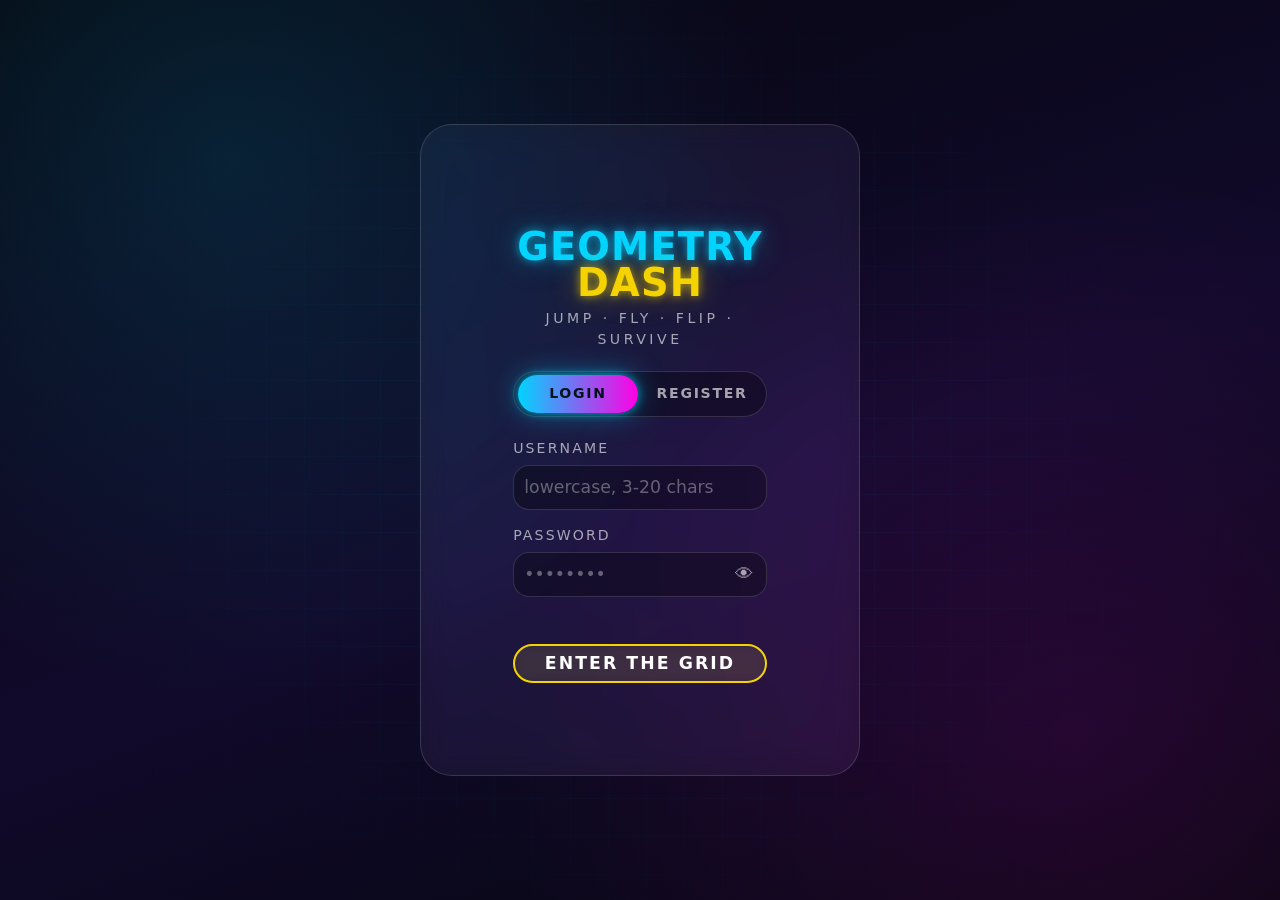
<file: index.html>
<!DOCTYPE html>
<html lang="en">
<head>
<meta charset="UTF-8">
<meta name="viewport" content="width=device-width, initial-scale=1.0, viewport-fit=cover">
<meta name="theme-color" content="#06060f">
<title>Geometry Dash</title>
<link rel="icon" href="data:image/svg+xml,%3Csvg xmlns='http://www.w3.org/2000/svg' viewBox='0 0 100 100'%3E%3Crect x='16' y='16' width='68' height='68' rx='14' fill='%2300d4ff'/%3E%3Crect x='33' y='33' width='34' height='34' rx='7' fill='%23f5d300'/%3E%3C/svg%3E">
<link rel="stylesheet" href="theme.css">
<style>
  body{background:radial-gradient(circle at 18% 18%,rgba(0,212,255,.13),transparent 42%),radial-gradient(circle at 84% 82%,rgba(255,0,228,.11),transparent 44%),linear-gradient(160deg,#06060f,#110a2b 55%,#06060f)}
  body::after{content:"";position:fixed;inset:0;z-index:-1;pointer-events:none;background-image:linear-gradient(rgba(0,212,255,.04) 1px,transparent 1px),linear-gradient(90deg,rgba(0,212,255,.04) 1px,transparent 1px);background-size:38px 38px;-webkit-mask-image:radial-gradient(circle at center,#000 16%,transparent 78%);mask-image:radial-gradient(circle at center,#000 16%,transparent 78%)}
  .panel{width:min(92%,440px);padding:9% 8% 8%}
  .panel .brand{margin-bottom:2.5%}
  .tagline{margin-bottom:8%}
  .tabs{display:flex;gap:1.5%;margin-bottom:8%;background:rgba(0,0,0,.32);border-radius:999px;padding:1.4%;border:1px solid var(--glass-border)}
  .tab{flex:1;text-align:center;padding:3.4% 0;border-radius:999px;cursor:pointer;font-weight:800;letter-spacing:.12em;text-transform:uppercase;font-size:var(--fs-small);color:var(--text-dim);transition:.25s;user-select:none}
  .tab.active{background:linear-gradient(90deg,var(--cyan),var(--pink));color:#04121a;box-shadow:var(--glow-cyan)}
  .msg{min-height:1.4em;text-align:center;font-size:var(--fs-small);letter-spacing:.06em;margin:4% 0 5%;transition:.25s}
  .msg.err{color:var(--red);text-shadow:0 0 12px rgba(255,56,96,.6)}
  .msg.ok{color:var(--green);text-shadow:0 0 12px rgba(0,255,157,.5)}
  /* boot overlay */
  #boot{position:fixed;inset:0;z-index:2000;display:flex;flex-direction:column;align-items:center;justify-content:center;text-align:center;padding:6%;background:radial-gradient(circle at center,#1a0533 0%,#06060f 100%)}
  #boot .spin{width:54px;height:54px;margin-bottom:5%;border:3px solid rgba(0,212,255,.2);border-top-color:var(--cyan);border-radius:50%;animation:sp 0.8s linear infinite;box-shadow:0 0 20px rgba(0,212,255,.4)}
  @keyframes sp{to{transform:rotate(360deg)}}
  #boot .bt{font-weight:800;letter-spacing:.22em;text-transform:uppercase;color:#fff;text-shadow:0 0 12px var(--cyan);margin-bottom:2%}
  #boot .bs{color:var(--text-dim);font-size:var(--fs-small);min-height:1.4em}
  .pw-wrap{position:relative}
  .pw-wrap .input{padding-right:14%}
  .eye{position:absolute;right:3%;top:50%;transform:translateY(-50%);background:none;border:none;cursor:pointer;color:var(--text-dim);font-size:1.15rem;padding:6px}
  .input,.modal-box input{-webkit-user-select:text!important;user-select:text!important}
  .hide{display:none!important}
</style>
</head>
<body>
  <!-- BOOT -->
  <div id="boot">
    <div class="spin"></div>
    <div class="bt">GEOMETRY DASH</div>
    <div class="bs" id="bootStep">Starting&#8230;</div>
  </div>

  <!-- AUTH -->
  <main class="stage hide" id="auth">
    <section class="card panel reveal">
      <h1 class="brand"><span class="a">GEOMETRY</span> <span class="b">DASH</span></h1>
      <p class="subtitle tagline">Jump &#183; Fly &#183; Flip &#183; Survive</p>
      <div class="tabs"><div class="tab active" data-mode="login">Login</div><div class="tab" data-mode="register">Register</div></div>
      <form id="authForm" autocomplete="off" novalidate>
        <div class="field"><label for="u">Username</label><input class="input" id="u" type="text" placeholder="lowercase, 3-20 chars" autocomplete="username" required></div>
        <div class="field"><label for="p">Password</label><div class="pw-wrap"><input class="input" id="p" type="password" placeholder="&#8226;&#8226;&#8226;&#8226;&#8226;&#8226;&#8226;&#8226;" autocomplete="current-password" required><button type="button" class="eye" id="eyeP">&#128065;</button></div></div>
        <div class="msg" id="msg"></div>
        <button class="btn btn--gold btn--block" id="go" type="submit">Enter the Grid</button>
      </form>
    </section>
  </main>

  <script src="app.js"></script>
  <script>
  (function(){
    'use strict';
    document.addEventListener('click',function(e){var t=e.target;if(t&&(t.tagName==='INPUT'||t.tagName==='TEXTAREA')){try{t.focus();}catch(_){}}},true);
    const boot=document.getElementById('boot'), bootStep=document.getElementById('bootStep');
    const auth=document.getElementById('auth'), msg=document.getElementById('msg'), go=document.getElementById('go');
    let mode='login';
    document.getElementById('eyeP').addEventListener('click',()=>{const p=document.getElementById('p');p.type=p.type==='password'?'text':'password';});
    function step(t){bootStep.textContent=t;}
    function showAuth(){boot.classList.add('hide');auth.classList.remove('hide');}

    /* ---- smart local/cloud sync (the cross-device fix, client side) ---- */
    async function bootSync(cloudScores){
      try{
        step('Syncing your progress&#8230;');
        const local=await GD.readLocalSave();      // device's idbfs save (or null)
        let merged=cloudScores;
        if(local){ merged=GD.mergeScores(cloudScores, local.obj);
          // write merged back to device if it changed (uses the real binary template -> safe)
          if(GD.canon(merged)!==GD.canon(local.obj)){ local.obj=merged; await GD.writeLocalSave(local); }
        }
        // push merged up if it advanced beyond cloud (server also merges -> never loses data)
        if(GD.canon(merged)!==GD.canon(cloudScores)){
          await GD.api('/api/sync',{method:'POST',headers:{'Content-Type':'application/json'},body:JSON.stringify({scores:merged})}).catch(()=>{});
        }
      }catch(e){ /* non-fatal */ }
    }

    async function enterApp(token,user){
      GD.setToken(token);
      await GD.kvSet('token',token); await GD.kvSet('user',user);
      await bootSync(user && user.scores ? user.scores : null);
      step('Loading dashboard&#8230;');
      location.href='dashboard.html';
    }

    /* ---- boot: is there a valid session? ---- */
    (async function(){
      if ('serviceWorker' in navigator) { navigator.serviceWorker.register('sw.js').catch(function () {}); }
      if (new URLSearchParams(location.search).get('reset') !== null) {
        try { await GD.wipeLocalSave(); } catch (e) {}
        try { localStorage.clear(); } catch (e) {}
        try { await GD.kvDel('token'); } catch (e) {}
      }
      try{ await GD.loadConfig(); }catch(e){}
      const token=await GD.kvGet('token');
      if(token){
        step('Checking session&#8230;'); GD.setToken(token);
        try{
          const res=await GD.api('/api/session',{method:'POST',headers:{'Content-Type':'application/json'},body:JSON.stringify({status:'online'})});
          const data=await res.json();
          if(res.ok && data.valid){ await enterApp(token, Object.assign({},data.user,{scores:data.scores})); return; }
        }catch(e){}
        await GD.kvDel('token');   // invalid -> forget
      }
      showAuth();
    })();

    /* ---- auth UI ---- */
    document.querySelectorAll('.tab').forEach(t=>t.addEventListener('click',()=>{
      document.querySelectorAll('.tab').forEach(x=>x.classList.remove('active')); t.classList.add('active');
      mode=t.dataset.mode; go.textContent=mode==='login'?'Enter the Grid':'Create Account'; msg.className='msg'; msg.textContent='';
    }));
    function show(t,k){msg.className='msg '+(k||'');msg.textContent=t;}
    document.getElementById('authForm').addEventListener('submit',async function(e){
      e.preventDefault();
      const u=document.getElementById('u').value.trim().toLowerCase();   // case-insensitive, no identical names
      const p=document.getElementById('p').value;
      if(!u||!p){show('Please fill in both fields','err');return;}
      const old=go.textContent; go.disabled=true; go.textContent='Connecting\u{2026}';
      try{
        const res=await GD.api('/api/auth',{method:'POST',headers:{'Content-Type':'application/json'},body:JSON.stringify({username:u,password:p,action:mode})});
        const data=await res.json().catch(()=>({}));
        if(res.ok && data.success){ show(mode==='login'?'Welcome back!':'Account created\u{2026}','ok'); await enterApp(data.token,data.user); }
        else show(data.error||'Something went wrong','err');
      }catch(err){ show('Cannot reach server. Is the tunnel online?','err'); }
      finally{ go.disabled=false; go.textContent=old; }
    });
  })();
  </script>
</body>
</html>
</file>
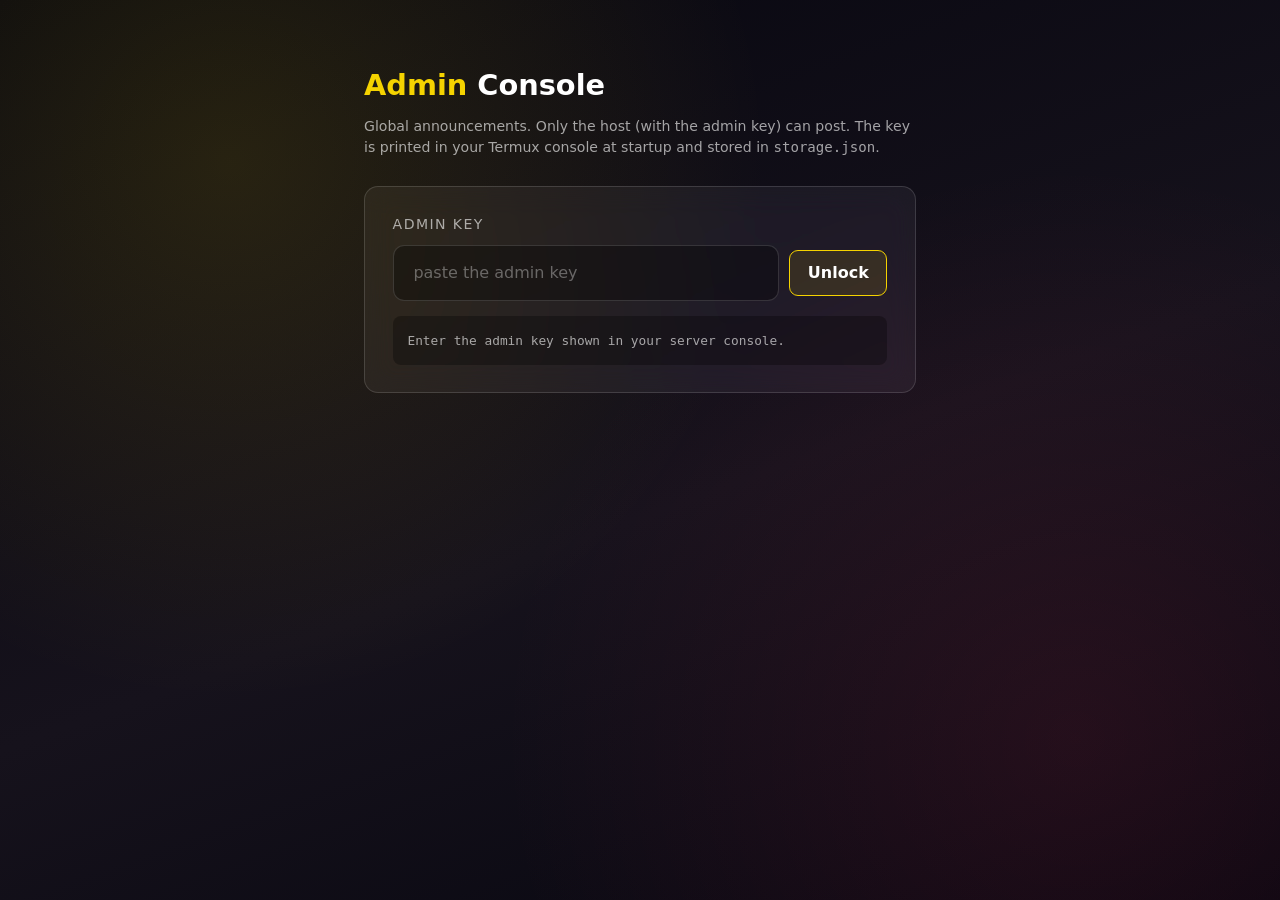
<file: admin.html>
<!DOCTYPE html>
<html lang="en">
<head>
<meta charset="UTF-8">
<meta name="viewport" content="width=device-width, initial-scale=1.0, viewport-fit=cover">
<meta name="theme-color" content="#06060f">
<title>Admin - Geometry Dash</title>
<link rel="icon" href="data:image/svg+xml,%3Csvg xmlns='http://www.w3.org/2000/svg' viewBox='0 0 100 100'%3E%3Crect x='16' y='16' width='68' height='68' rx='14' fill='%23f5d300'/%3E%3C/svg%3E">
<link rel="stylesheet" href="theme.css">
<style>
  body{background:radial-gradient(circle at 18% 18%,rgba(245,211,0,.12),transparent 42%),radial-gradient(circle at 84% 82%,rgba(255,56,96,.10),transparent 44%),linear-gradient(160deg,#06060f,#16121c 55%,#06060f);min-height:100vh}
  .wrap{max-width:680px;margin:0 auto;padding:5% 5% 8%}
  h1{font-size:clamp(1.3rem,5vw,1.8rem);font-weight:900;margin-bottom:.3em}
  h1 .a{color:var(--gold)}
  .sub{color:var(--text-dim);font-size:var(--fs-small);margin-bottom:5%}
  .card{background:rgba(255,255,255,.05);border:1px solid var(--glass-border);border-radius:14px;padding:5%;margin-bottom:4%}
  label{font-size:var(--fs-small);letter-spacing:.1em;text-transform:uppercase;color:var(--text-dim);display:block;margin-bottom:2%}
  .input{width:100%;font:inherit;color:var(--text);padding:3% 4%;background:rgba(0,0,0,.32);border:1.5px solid var(--glass-border);border-radius:.7rem;outline:none;user-select:text;-webkit-user-select:text}
  .input:focus{border-color:var(--gold)}
  textarea.input{resize:vertical;min-height:90px}
  .row{display:flex;gap:2%;flex-wrap:wrap;align-items:center}
  .btn,button{font:inherit;font-weight:700;color:var(--text);background:rgba(245,211,0,.1);border:1.5px solid var(--gold);border-radius:9px;padding:.6em 1.1em;cursor:pointer;transition:.18s}
  .btn:hover,button:hover{background:var(--gold);color:#1a1400}
  button.ghost{border-color:var(--glass-border);background:transparent}
  button.ghost:hover{background:rgba(255,255,255,.08);color:var(--text)}
  button.red{border-color:var(--red);background:rgba(255,56,96,.1)}
  button.red:hover{background:var(--red);color:#fff}
  .ann{border:1px solid var(--glass-border);border-radius:10px;padding:3.5%;margin-bottom:3%;background:rgba(0,0,0,.2)}
  .ann .at{font-size:var(--fs-small);color:var(--gold);margin-bottom:2%}
  .ann .ax{display:flex;justify-content:space-between;gap:3%;align-items:flex-start}
  .ann .tx{flex:1;word-break:break-word;line-height:1.5}
  .muted{color:var(--text-faint);text-align:center;padding:6%}
  .log{font-family:ui-monospace,monospace;font-size:.8em;color:var(--text-dim);background:rgba(0,0,0,.3);padding:3%;border-radius:8px;margin-top:3%;min-height:1.4em}
  .hide{display:none}
</style>
</head>
<body>
<div class="wrap">
  <h1><span class="a">Admin</span> Console</h1>
  <p class="sub">Global announcements. Only the host (with the admin key) can post. The key is printed in your Termux console at startup and stored in <code>storage.json</code>.</p>

  <div class="card" id="keyCard">
    <label for="akey">Admin key</label>
    <div class="row">
      <input class="input" id="akey" type="password" placeholder="paste the admin key" style="flex:1;min-width:60%">
      <button id="saveKey">Unlock</button>
    </div>
    <div class="log" id="klog">Enter the admin key shown in your server console.</div>
  </div>

  <div class="hide" id="panel">
    <div class="card">
      <label for="atext">New announcement</label>
      <textarea class="input" id="atext" placeholder="Type a message for all players&#8230;"></textarea>
      <div class="row" style="margin-top:3%"><button id="postBtn">Post announcement</button><button class="ghost" id="reloadBtn">Refresh list</button><button class="red" id="clearKeyBtn" style="margin-left:auto">Lock</button></div>
      <div class="log" id="plog"></div>
    </div>
    <div class="card">
      <label>Current announcements</label>
      <div id="list"><div class="muted">Loading&#8230;</div></div>
    </div>
  </div>
</div>

<script src="app.js"></script>
<script>
(function(){
  'use strict';
  const $=id=>document.getElementById(id);
  let KEY=localStorage.getItem('admin_key')||'';
  function headers(){return {'Content-Type':'application/json','X-Admin-Key':KEY};}
  function L(el,t){el.textContent=t;}

  async function unlock(){
    KEY=$('akey').value.trim(); if(!KEY){L($('klog'),'Enter the admin key.');return;}
    L($('klog'),'Connecting...');
    try{ await GD.loadConfig(); }
    catch(e){ L($('klog'),'Cannot read config.json - open admin.html via your website URL (https://...), NOT as a local file. ('+(e&&e.message||'')+')'); return; }
    try{
      const base=await GD.pickBase();
      if(!base){L($('klog'),'No tunnel reachable. Is the server (python backend.py) running, and has it pushed config.json?');return;}
      const r=await GD.api('/api/admin/announcements',{headers:headers()});
      if(r.status===401){L($('klog'),'Wrong admin key.');return;}
      if(!r.ok){L($('klog'),'Server error '+r.status);return;}
      localStorage.setItem('admin_key',KEY);
      $('keyCard').classList.add('hide'); $('panel').classList.remove('hide');
      render(await r.json());
    }catch(e){L($('klog'),'Cannot reach server: '+(e&&e.message||'unknown')+'. Ensure the server is online.');}
  }

  async function render(data){
    const items=(data&&data.items)||[]; const box=$('list');
    if(!items.length){box.innerHTML='<div class="muted">No announcements yet.</div>';return;}
    box.innerHTML=items.map(a=>'<div class="ann"><div class="at">'+(a.t?new Date(a.t*1000).toLocaleString([],{dateStyle:'medium',timeStyle:'short'}):'')+'</div>'+
      '<div class="ax"><div class="tx">'+esc(a.text)+'</div><button class="red del" data-id="'+esc(a.id||'')+'" style="padding:.35em .7em;font-size:.78rem">Delete</button></div></div>').join('');
    box.querySelectorAll('.del').forEach(b=>b.addEventListener('click',()=>del(b.dataset.id)));
  }
  function esc(s){return String(s==null?'':s).replace(/[&<>"']/g,m=>({'&':'&amp;','<':'&lt;','>':'&gt;','"':'&quot;',"'":'&#39;'}[m]));}

  async function loadList(){
    try{ const r=await GD.api('/api/admin/announcements',{headers:headers()}); if(r.ok) render(await r.json()); }catch(e){}
  }
  async function post(){
    const t=$('atext').value.trim(); if(!t){L($('plog'),'Empty.');return;}
    try{ const r=await GD.api('/api/admin/announcements',{method:'POST',headers:headers(),body:JSON.stringify({text:t})});
      const d=await r.json();
      if(d.success){$('atext').value='';L($('plog'),'Posted.');loadList();}else L($('plog'),d.error||'Failed');
    }catch(e){L($('plog'),'Network error.');}
  }
  async function del(id){
    try{ await GD.api('/api/admin/announcements',{method:'DELETE',headers:headers(),body:JSON.stringify({id:id})}); loadList(); }catch(e){}
  }

  $('saveKey').addEventListener('click',unlock);
  $('akey').addEventListener('keydown',e=>{if(e.key==='Enter')unlock();});
  $('postBtn').addEventListener('click',post);
  $('reloadBtn').addEventListener('click',loadList);
  $('clearKeyBtn').addEventListener('click',()=>{localStorage.removeItem('admin_key');KEY='';location.reload();});

  if(KEY){ $('akey').value=KEY; unlock(); }
})();
</script>
</body>
</html>
</file>
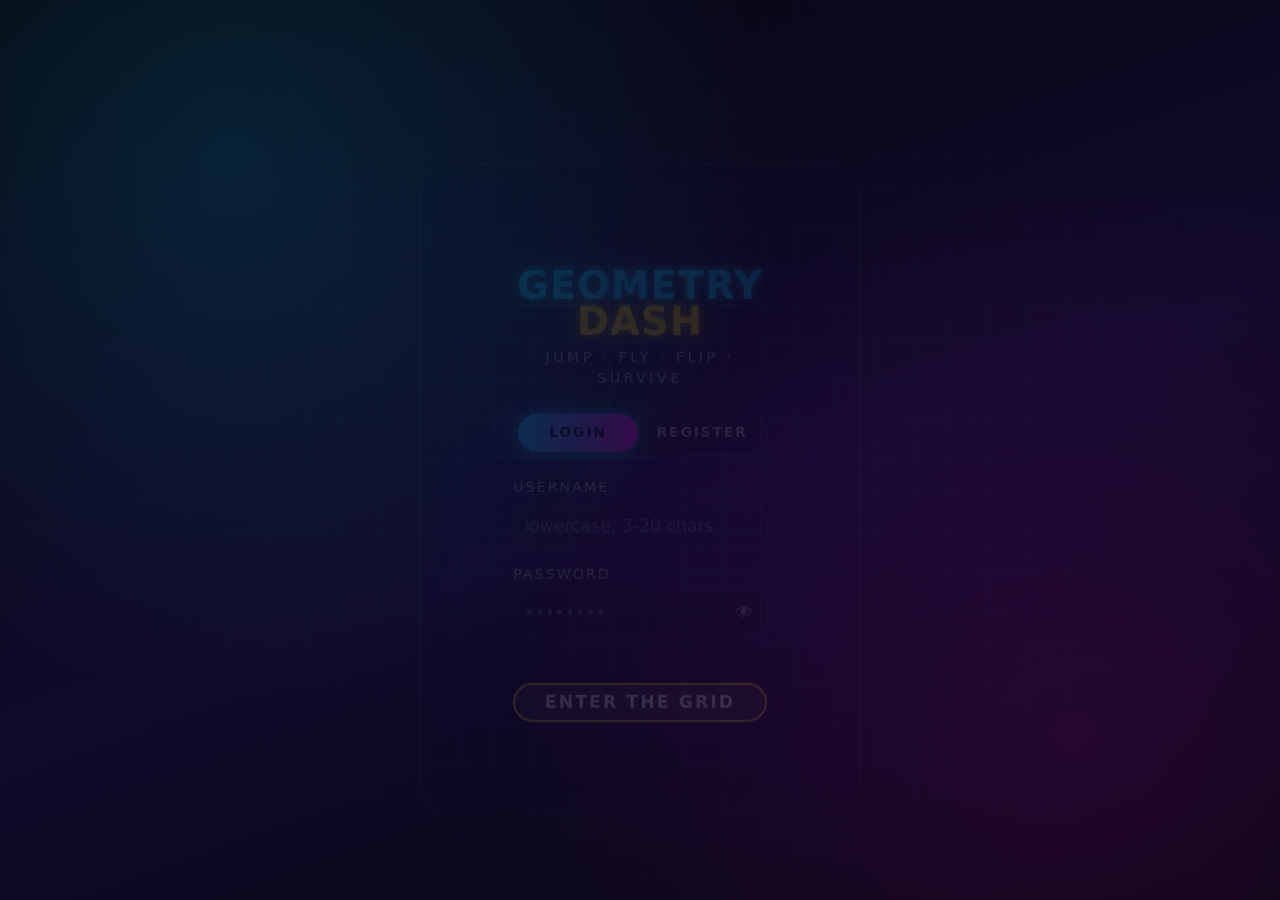
<file: dashboard.html>
<!DOCTYPE html>
<html lang="en">
<head>
<meta charset="UTF-8">
<meta name="viewport" content="width=device-width, initial-scale=1.0, viewport-fit=cover">
<meta name="theme-color" content="#06060f">
<title>Geometry Dash</title>
<link rel="icon" href="data:image/svg+xml,%3Csvg xmlns='http://www.w3.org/2000/svg' viewBox='0 0 100 100'%3E%3Crect x='16' y='16' width='68' height='68' rx='14' fill='%2300d4ff'/%3E%3Crect x='33' y='33' width='34' height='34' rx='7' fill='%23f5d300'/%3E%3C/svg%3E">
<link rel="stylesheet" href="theme.css">
<style>
  /* PERFORMANCE: solid backgrounds, no backdrop-filter blur, no mask repaints -> smooth scroll */
  body{background:radial-gradient(circle at 16% 14%,#0e1830,transparent 40%),radial-gradient(circle at 86% 86%,#1a0a26,transparent 42%),#070710;color:var(--text)}
  *{scrollbar-width:thin;scrollbar-color:var(--cyan) transparent}
  ::-webkit-scrollbar{width:7px;height:7px}::-webkit-scrollbar-thumb{background:linear-gradient(var(--cyan),var(--pink));border-radius:9px}
  .app{max-width:1100px;margin:0 auto;padding:max(4%,env(safe-area-inset-top)) 4% 8%}
  .topbar{display:flex;align-items:center;justify-content:space-between;gap:3%;margin-bottom:4%;position:sticky;top:0;z-index:30;background:linear-gradient(#070710ee,#070710c0);padding:3% 0;backdrop-filter:none}
  .topbar .brand{font-size:clamp(1.1rem,4.5vw,1.7rem);font-weight:900}
  .topbar .brand .a{color:var(--cyan)}.topbar .brand .b{color:var(--gold)}
  .tbtns{display:flex;align-items:center;gap:10px}
  .icon-btn{width:42px;height:42px;border-radius:50%;display:flex;align-items:center;justify-content:center;border:1px solid var(--glass-border);background:rgba(255,255,255,.05);cursor:pointer;color:var(--text);transition:.18s;position:relative;flex-shrink:0}
  .icon-btn:hover{border-color:var(--cyan);color:var(--cyan)}
  .icon-btn svg{width:21px;height:21px;stroke:currentColor;fill:none;stroke-width:2;stroke-linecap:round;stroke-linejoin:round}
  .badge-dot{position:absolute;top:7px;right:7px;width:9px;height:9px;border-radius:50%;background:var(--red);box-shadow:0 0 8px var(--red);display:none}
  .badge-dot.show{display:block}
  .avatar{width:42px;height:42px;border-radius:50%;display:flex;align-items:center;justify-content:center;font-weight:900;color:#04121a;cursor:pointer;border:2px solid var(--glass-border);transition:.18s;flex-shrink:0;font-size:1.1rem}
  .avatar:hover{transform:scale(1.06)}
  .av{display:inline-flex;align-items:center;justify-content:center;border-radius:50%;font-weight:900;color:#04121a;flex-shrink:0;line-height:1}
  /* chooser */
  .chooser{display:flex;gap:1.5%;background:rgba(0,0,0,.32);border:1px solid var(--glass-border);border-radius:999px;padding:1.2%;margin-bottom:5%}
  .chooser .c{flex:1;text-align:center;padding:2.8% 0;border-radius:999px;cursor:pointer;font-weight:800;letter-spacing:.06em;text-transform:uppercase;font-size:var(--fs-small);color:var(--text-dim);transition:.25s;user-select:none}
  .chooser .c.active{background:linear-gradient(90deg,var(--cyan),var(--pink));color:#04121a}
  .view{display:none;animation:fadeIn .3s ease both}
  .view.active{display:block}
  @keyframes fadeIn{from{opacity:0;transform:translateY(6px)}to{opacity:1;transform:none}}
  /* dashboard */
  .hero{text-align:center;padding:5% 2% 3%}
  .greet{color:var(--text-dim);font-size:var(--fs-small);letter-spacing:.14em;text-transform:uppercase;margin-bottom:3%}
  .hero .gd{font-size:clamp(1.7rem,5vw,2.3rem);font-weight:900;line-height:1}
  .hero .gd .a{color:var(--cyan)}.hero .gd .b{color:var(--gold)}
  .play{margin:4% auto 2%;display:inline-flex}
  .stat-grid{display:grid;grid-template-columns:repeat(auto-fit,minmax(40%,1fr));gap:3%;margin:5% 0}
  .stat{padding:6% 5%;text-align:center;border-radius:clamp(1rem,3vw,1.4rem)}
  .stat .ico{font-size:clamp(1.1rem,3.5vw,1.4rem);display:block;margin-bottom:3%}
  .stat .num{font-size:clamp(1.3rem,4.5vw,1.8rem);font-weight:900;font-variant-numeric:tabular-nums;line-height:1}
  .stat .lbl{font-size:var(--fs-small);letter-spacing:.1em;text-transform:uppercase;color:var(--text-dim);margin-top:3%}
  .stat--cyan .num{color:var(--cyan)}.stat--gold .num{color:var(--gold)}.stat--green .num{color:var(--green)}
  .sec-h{display:flex;align-items:center;gap:3%;margin:6% 0 3%}
  .sec-h h2{font-size:var(--fs-h2);font-weight:900}.sec-h .ln{flex:1;height:1px;background:linear-gradient(90deg,var(--glass-border),transparent)}
  .table-shell{border-radius:clamp(1rem,3vw,1.4rem);overflow:hidden}
  .lv-table{width:100%;border-collapse:collapse}
  .lv-table th{font-size:var(--fs-small);letter-spacing:.06em;text-transform:uppercase;color:var(--text-dim);text-align:left;padding:3.5% 3%;background:rgba(0,212,255,.06)}
  .lv-table td{padding:3% 3%;border-top:1px solid rgba(255,255,255,.06);font-size:var(--fs-body)}
  .lv-table tbody tr:hover{background:rgba(255,255,255,.04)}
  .mini-bar{width:min(110px,38vw);height:6px;background:rgba(255,255,255,.1);border-radius:999px;overflow:hidden;margin-top:6%}
  .mini-bar i{display:block;height:100%;background:linear-gradient(90deg,var(--cyan),var(--green))}
  .zero{opacity:.35}
  @media(max-width:680px){.lv-table thead{display:none}.lv-table,.lv-table tbody,.lv-table tr,.lv-table td{display:block;width:100%}.lv-table tr{margin-bottom:3%;padding:4%;border-radius:1rem;background:rgba(255,255,255,.04);border:1px solid var(--glass-border)}.lv-table td{display:flex;justify-content:space-between;gap:4%;padding:2.5% 0;border:none}.lv-table td::before{content:attr(data-label);color:var(--text-dim);font-size:var(--fs-small);text-transform:uppercase}.lv-table td:first-child{display:none}}
  /* leaderboard */
  .lb-scopes{display:flex;gap:1.5%;overflow-x:auto;padding-bottom:3%;margin-bottom:2%;-webkit-overflow-scrolling:touch}
  .lb-scopes .sc{white-space:nowrap;padding:1.5% 3.5%;border-radius:999px;border:1px solid var(--glass-border);background:rgba(255,255,255,.04);cursor:pointer;font-size:var(--fs-small);font-weight:700;color:var(--text-dim);transition:.2s}
  .lb-scopes .sc.active{border-color:var(--cyan);color:var(--cyan);background:rgba(0,212,255,.08)}
  .lb-list{display:flex;flex-direction:column;gap:2%}
  .lb-row{display:flex;align-items:center;gap:3.5%;padding:3.5% 4%;border-radius:clamp(.9rem,2.6vw,1.1rem);cursor:pointer;transition:transform .15s}
  .lb-row:hover{transform:translateX(1%)}
  .lb-row .rk{font-weight:900;font-size:clamp(1rem,4.5vw,1.3rem);width:2.6em;text-align:center;flex-shrink:0}
  .lb-row .av{width:38px;height:38px;font-size:.95rem}
  .lb-row .nm{flex:1;font-weight:700;overflow:hidden;text-overflow:ellipsis;white-space:nowrap}
  .lb-row .val{font-weight:900;color:var(--cyan);font-variant-numeric:tabular-nums}
  .lb-row.r1{border-color:var(--gold);background:rgba(245,211,0,.08)}.lb-row.r1 .rk{color:var(--gold)}
  .lb-row.r2{border-color:rgba(255,255,255,.4);background:rgba(255,255,255,.06)}
  .lb-row.r3{border-color:var(--pink);background:rgba(255,0,228,.07)}.lb-row.r3 .rk{color:var(--pink)}
  .lb-row.me{outline:2px solid var(--cyan);outline-offset:-2px}
  .lb-pin{position:sticky;bottom:1%;margin-top:3%;border-color:var(--cyan);background:rgba(0,212,255,.14)}
  .empty-note{text-align:center;color:var(--text-faint);padding:7% 5%}
  /* chat */
  .chat-wrap{display:flex;gap:3%;min-height:58vh}
  .chat-friends{width:240px;flex-shrink:0;border:1px solid var(--glass-border);border-radius:1rem;background:rgba(0,0,0,.2);overflow:hidden;display:flex;flex-direction:column}
  .chat-friends .fh{padding:4%;font-weight:800;letter-spacing:.04em;text-transform:uppercase;font-size:var(--fs-small);color:var(--text-dim);border-bottom:1px solid var(--glass-border);display:flex;justify-content:space-between;align-items:center}
  .chat-friends .fl{overflow-y:auto;flex:1}
  .fl-item{display:flex;align-items:center;gap:3%;padding:3.5% 4%;cursor:pointer;transition:.15s}
  .fl-item:hover{background:rgba(255,255,255,.05)}.fl-item.active{background:rgba(0,212,255,.1)}
  .fl-item .av{width:34px;height:34px;font-size:.85rem}
  .fl-item .meta{flex:1;overflow:hidden}.fl-item .nm{font-weight:700;font-size:var(--fs-small);white-space:nowrap;overflow:hidden;text-overflow:ellipsis}
  .fl-item .st{font-size:.72rem;color:var(--text-faint)}.st.on{color:var(--green)}.st.play{color:var(--gold)}
  .add-btn{cursor:pointer;color:var(--cyan);font-size:1.3rem;border:none;background:none}
  .conv{flex:1;min-width:0;border:1px solid var(--glass-border);border-radius:1rem;background:rgba(0,0,0,.22);display:flex;flex-direction:column;overflow:hidden}
  .conv .ch{padding:3% 4%;border-bottom:1px solid var(--glass-border);display:flex;align-items:center;gap:3%;background:rgba(0,0,0,.2);min-height:54px}
  .conv .ch .av{width:36px;height:36px;font-size:.9rem}
  .conv .ch .info{flex:1;min-width:0}.conv .ch .nm{font-weight:800;white-space:nowrap;overflow:hidden;text-overflow:ellipsis}.conv .ch .ls{font-size:.72rem;color:var(--text-faint);white-space:nowrap;overflow:hidden;text-overflow:ellipsis}
  .back{display:none;cursor:pointer;color:var(--cyan);background:none;border:none;font-size:1.4rem;padding:0 4px}
  .msgs{flex:1;overflow-y:auto;padding:4%;display:flex;flex-direction:column;gap:2.5%;min-height:180px;-webkit-overflow-scrolling:touch}
  .mb{max-width:74%;padding:2.5% 4%;border-radius:14px;font-size:var(--fs-body);word-wrap:break-word;white-space:pre-wrap;line-height:1.4}
  .mb.in{align-self:flex-start;background:rgba(255,255,255,.09);border-bottom-left-radius:4px}
  .mb.out{align-self:flex-end;background:linear-gradient(135deg,var(--cyan),#0099cc);color:#04121a;border-bottom-right-radius:4px;font-weight:500}
  .mb .t{display:block;font-size:.66rem;opacity:.6;margin-top:3%;text-align:right}
  .conv .composer{display:flex;gap:2%;padding:3%;border-top:1px solid var(--glass-border);align-items:flex-end}
  .conv .composer textarea{flex:1;resize:none;height:42px;max-height:120px;background:rgba(0,0,0,.35);border:1px solid var(--glass-border);border-radius:12px;color:var(--text);padding:2.5% 3%;font:inherit;user-select:text;-webkit-user-select:text}
  .conv .composer button{border:none;background:linear-gradient(135deg,var(--cyan),var(--pink));color:#04121a;width:46px;height:42px;border-radius:12px;cursor:pointer;font-weight:900;font-size:1.1rem;flex-shrink:0}
  .chat-empty{align-items:center;justify-content:center;color:var(--text-faint);text-align:center;padding:10%;display:flex;flex-direction:column}
  @media(max-width:680px){
    .chat-wrap{flex-direction:column;min-height:70vh}
    .chat-friends{width:auto;max-height:30vh}
    .conv.show-list .back{display:block}
    .chat-friends.hide-mobile{display:none}
    .conv.hide-mobile{display:none}
  }
  /* drawer + modal */
  .drawer{position:fixed;top:0;left:0;bottom:0;width:min(82%,300px);background:#0a081afc;border-right:1px solid var(--glass-border);z-index:80;transform:translateX(-105%);transition:transform .3s;padding:6% 5%;display:flex;flex-direction:column;gap:2%}
  .drawer.open{transform:none}
  .drawer .prof{display:flex;align-items:center;gap:4%;margin-bottom:6%}
  .drawer .prof .av{width:52px;height:52px;font-size:1.4rem}
  .drawer .pn{font-weight:800}.drawer .pu{font-size:var(--fs-small);color:var(--text-dim)}
  .drawer .di{display:flex;align-items:center;gap:3%;padding:3.5% 4%;border-radius:10px;cursor:pointer;color:var(--text);font-weight:600;transition:.15s;user-select:none}
  .drawer .di:hover{background:rgba(0,212,255,.1);color:var(--cyan)}
  .drawer .di.danger:hover{background:rgba(255,56,96,.12);color:var(--red)}
  .drawer .di svg{width:20px;height:20px;stroke:currentColor;fill:none;stroke-width:2;stroke-linecap:round;stroke-linejoin:round}
  .scrim{position:fixed;inset:0;background:rgba(0,0,0,.5);z-index:70;display:none}.scrim.show{display:block}
  .modal{position:fixed;inset:0;z-index:100;display:none;align-items:center;justify-content:center;padding:5%;background:rgba(6,6,15,.82)}
  .modal.open{display:flex;animation:fadeIn .2s ease}
  .modal-box{position:relative;width:min(94%,460px);max-height:88vh;overflow-y:auto;background:#120a2efc;border:1px solid var(--glass-border);border-radius:1.2rem;padding:7% 7% 6%}
  .modal-box .close{position:absolute;top:3%;right:4%;cursor:pointer;color:var(--text-dim);font-size:1.6rem;background:none;border:none;line-height:1;padding:4px;z-index:5}
  .modal-box .close:hover{color:var(--red)}
  .modal-box h3{font-size:1.2rem;font-weight:900;margin-bottom:5%;text-align:center;padding-right:8%}
  .field{margin-bottom:5%}
  .field label{display:block;font-size:var(--fs-small);letter-spacing:.08em;text-transform:uppercase;color:var(--text-dim);margin-bottom:2%}
  .input{width:100%;font:inherit;color:var(--text);padding:3.2% 4%;background:rgba(0,0,0,.35);border:1.5px solid var(--glass-border);border-radius:.8rem;outline:none;transition:border-color .2s;user-select:text;-webkit-user-select:text;touch-action:manipulation;cursor:text}
  .input:focus{border-color:var(--cyan)}
  .pw-wrap{position:relative}
  .pw-wrap .eye{position:absolute;right:3%;top:50%;transform:translateY(-50%);cursor:pointer;color:var(--text-dim);background:none;border:none;font-size:1.2rem;padding:4px}
  .mp-head{display:flex;flex-direction:column;align-items:center;text-align:center;gap:3%;margin-bottom:6%}
  .mp-head .av{width:74px;height:74px;font-size:2rem}
  .mp-row{display:flex;justify-content:space-between;padding:3% 0;border-bottom:1px solid rgba(255,255,255,.06);font-size:var(--fs-body)}.mp-row .k{color:var(--text-dim)}
  .mp-actions{display:flex;gap:3%;margin-top:6%}.mp-actions .btn{flex:1}
  .ann-item{padding:4%;border:1px solid var(--glass-border);border-radius:.8rem;margin-bottom:4%;background:rgba(255,255,255,.03)}
  .ann-item .at{font-size:var(--fs-small);color:var(--cyan);margin-bottom:2%}
  .search-res{display:flex;align-items:center;gap:3%;padding:3.5% 4%;border-radius:10px;background:rgba(255,255,255,.04);margin-bottom:2%}
  .search-res .av{width:36px;height:36px;font-size:.9rem}.search-res .nm{flex:1;font-weight:700;min-width:0;overflow:hidden;text-overflow:ellipsis;white-space:nowrap}
  .search-res .st{font-size:.72rem;color:var(--text-faint)}.search-res .st.on{color:var(--green)}
  .skeleton{color:var(--text-faint);text-align:center;padding:8%}
  .hide{display:none!important}
  /* harden input selectability + ensure avatars are always centered circles */
  .modal-box input,.modal-box textarea,.input,.conv .composer textarea{-webkit-user-select:text!important;user-select:text!important;pointer-events:auto!important}
  .av,.avatar{display:inline-flex!important;align-items:center!important;justify-content:center!important;border-radius:50%!important;text-align:center!important;line-height:1!important}
  /* DESKTOP polish (phone is already good) */
  @media(min-width:900px){
    .app{padding:2.5% 4% 6%}
    .hero{padding:3% 2% 2%}
    .stat-grid{grid-template-columns:repeat(3,1fr);gap:2.2%}
    .stat{padding:4.5% 4%}
    .chooser{max-width:520px;margin:0 auto 4%}
    .chat-wrap{min-height:64vh}
    .chat-friends{width:280px}
    .lb-list{gap:1.4%}
    .lb-row{padding:2.5% 3%}
    .lv-table td,.lv-table th{padding:2.1% 2.5%}
  }
</style>
</head>
<body>
<div class="app">
  <div class="topbar">
    <div style="display:flex;align-items:center;gap:3%">
      <div class="icon-btn" id="menuBtn" title="Menu"><svg viewBox="0 0 24 24"><path d="M3 6h18M3 12h18M3 18h18"/></svg></div>
      <div class="brand"><span class="a">GEOMETRY</span> <span class="b">DASH</span></div>
    </div>
    <div class="tbtns">
      <div class="icon-btn" id="searchBtn" title="Search players"><svg viewBox="0 0 24 24"><circle cx="11" cy="11" r="7"/><path d="M21 21l-4.3-4.3"/></svg></div>
      <div class="icon-btn" id="bellBtn" title="Announcements"><svg viewBox="0 0 24 24"><path d="M6 8a6 6 0 0112 0c0 7 3 9 3 9H3s3-2 3-9"/><path d="M10 21a2 2 0 004 0"/></svg><span class="badge-dot" id="bellDot"></span></div>
      <div class="avatar" id="myAvatar" title="Profile">?</div>
    </div>
  </div>

  <div class="chooser">
    <div class="c active" data-v="dash">Dashboard</div>
    <div class="c" data-v="lb">Leaderboard</div>
    <div class="c" data-v="chat">Chat</div>
  </div>

  <section class="view active" id="v-dash">
    <div class="hero">
      <div class="greet" id="greet"></div>
      <div class="gd"><span class="a">GEOMETRY</span> <span class="b">DASH</span></div>
      <a class="btn btn--gold play" href="game.html">&#9654; Play Now</a>
    </div>
    <div class="stat-grid" id="statGrid"></div>
    <div class="sec-h"><h2>Level Progress</h2><div class="ln"></div></div>
    <div class="card table-shell" id="levelTable"><div class="skeleton">Loading&#8230;</div></div>
  </section>

  <section class="view" id="v-lb">
    <div class="lb-scopes" id="lbScopes"></div>
    <div class="lb-list" id="lbList"><div class="skeleton">Loading&#8230;</div></div>
  </section>

  <section class="view" id="v-chat">
    <div class="chat-wrap">
      <div class="chat-friends" id="chatFriends">
        <div class="fh">Friends <button class="add-btn" id="addFriendBtn" title="Add friend">+</button></div>
        <div class="fl" id="friendList"><div class="skeleton">Loading&#8230;</div></div>
      </div>
      <div class="conv" id="conv">
        <div class="chat-empty" id="chatEmpty"><svg viewBox="0 0 24 24" width="40" height="40" style="stroke:var(--text-faint);fill:none;stroke-width:1.5"><path d="M21 15a2 2 0 01-2 2H7l-4 4V5a2 2 0 012-2h14a2 2 0 012 2z"/></svg><div style="margin-top:3%">Select a friend to start chatting</div></div>
      </div>
    </div>
  </section>
</div>

<div class="scrim" id="scrim"></div>
<div class="drawer" id="drawer">
  <div class="prof"><div class="avatar" id="drawerAvatar">?</div><div><div class="pn" id="drawerName">-</div><div class="pu" id="drawerUser">-</div></div></div>
  <div class="di" data-act="profile"><svg viewBox="0 0 24 24"><circle cx="12" cy="8" r="4"/><path d="M4 21c0-4 4-6 8-6s8 2 8 6"/></svg> Profile</div>
  <div class="di" data-act="password"><svg viewBox="0 0 24 24"><rect x="5" y="11" width="14" height="10" rx="2"/><path d="M8 11V8a4 4 0 018 0v3"/></svg> Change Password</div>
  <div class="di" data-act="announce"><svg viewBox="0 0 24 24"><path d="M11 5L6 9H3v6h3l5 4z"/><path d="M15 9a4 4 0 010 6"/></svg> Announcements</div>
  <div class="di danger" data-act="logout" style="margin-top:auto"><svg viewBox="0 0 24 24"><path d="M9 21H5a2 2 0 01-2-2V5a2 2 0 012-2h4"/><path d="M16 17l5-5-5-5"/><path d="M21 12H9"/></svg> Logout</div>
</div>

<div class="modal" id="modal"><div class="modal-box" id="modalBox"></div></div>

<script src="app.js"></script>
<script>
(function(){
  'use strict';
  const $=id=>document.getElementById(id);
  const PALETTE=['#00d4ff','#f5d300','#ff00e4','#00ff9d','#ff8e3c','#7c5cff','#ff3860','#3cffd0'];
  const LEVELS=[['Stereo Madness',0],['Back On Track',1],['Polargeist',2],['Dry Out',3],['Base After Base',4],['Cant Let Go',5],['Jumper',6],['Time Machine',7],['Cycles',8],['xStep',9],['Clutterfunk',10],['Theory of Everything',11],['Electroman Adventures',12],['Clubstep',13],['Electrodynamix',14]];
  let S={me:null,scores:null,view:'dash',lbScope:'overall',chatWith:null,chatPoll:null,friendPoll:null,lastLen:0,lastAnn:0};

  /* Guarantee every input/textarea refocuses on tap (fixes mobile "can't re-select after blur"). */
  document.addEventListener('click',function(e){var t=e.target;if(t&&(t.tagName==='INPUT'||t.tagName==='TEXTAREA')){try{t.focus();}catch(_){}}},true);

  function avColor(n){let h=0;for(const c of (n||'?'))h=(h*31+c.charCodeAt(0))>>>0;return PALETTE[h%PALETTE.length];}
  function avHtml(n,size){const d=n||'?';return '<span class="av" style="background:'+avColor(d)+(size?';width:'+size+';height:'+size+';font-size:'+Math.round(size*.55)+'px':'')+'">'+esc(d.charAt(0).toUpperCase())+'</span>';}
  function esc(s){return String(s==null?'':s).replace(/[&<>"']/g,m=>({'&':'&amp;','<':'&lt;','>':'&gt;','"':'&quot;',"'":'&#39;'}[m]));}
  function star(arr,id){const x=(arr||[]).find(s=>s.id===id);return x?x.parameter:0;}

  (async function(){
    let tok; try{ tok=await GD.kvGet('token'); }catch(e){}
    if(!tok){ location.href='index.html'; return; }
    GD.setToken(tok);
    try{
      const r=await GD.api('/api/session',{method:'POST',headers:{'Content-Type':'application/json'},body:JSON.stringify({status:'online'})});
      const d=await r.json();
      if(!r.ok||!d.valid){ await GD.kvDel('token'); location.href='index.html'; return; }
      S.me=d.user; S.scores=d.scores;
    }catch(e){ alert('Cannot reach server.'); location.href='index.html'; return; }
    initUI(); renderDashboard(); loadLeaderboard('overall'); loadFriends(); loadAnnouncements();
    heartbeat(); setInterval(heartbeat,20000);
  })();

  function heartbeat(){ GD.api('/api/heartbeat',{method:'POST',headers:{'Content-Type':'application/json'},body:JSON.stringify({status:'online'})}).catch(()=>{}); }

  function initUI(){
    const disp=S.me.display||S.me.username;
    $('myAvatar').textContent=disp.charAt(0).toUpperCase(); $('myAvatar').style.background=avColor(disp);
    $('drawerAvatar').textContent=disp.charAt(0).toUpperCase(); $('drawerAvatar').style.background=avColor(disp);
    $('drawerName').textContent=disp; $('drawerUser').textContent='@'+S.me.username;
    document.querySelectorAll('.chooser .c').forEach(c=>c.addEventListener('click',()=>switchView(c.dataset.v)));
    $('menuBtn').addEventListener('click',openDrawer); $('scrim').addEventListener('click',closeDrawer);
    $('myAvatar').addEventListener('click',()=>openMyProfile());
    $('searchBtn').addEventListener('click',openSearch);
    $('bellBtn').addEventListener('click',()=>openAnnouncements());
    $('addFriendBtn').addEventListener('click',openSearch);
    document.querySelectorAll('.drawer .di').forEach(d=>d.addEventListener('click',()=>{closeDrawer();drawerAct(d.dataset.act);}));
  }

  function switchView(v){
    S.view=v;
    document.querySelectorAll('.chooser .c').forEach(c=>c.classList.toggle('active',c.dataset.v===v));
    document.querySelectorAll('.view').forEach(s=>s.classList.remove('active'));
    $('v-'+v).classList.add('active');
    if(v==='chat'){ /* friends already polling */ }
  }

  function renderDashboard(){
    const sc=S.scores||{}; const sd=(sc.GAME_DATA||{}).starData||[];
    const jumps=star(sd,0),att=star(sd,1),done=star(sd,5);
    $('greet').textContent='Welcome back, '+(S.me.display||S.me.username);
    $('statGrid').innerHTML=
      '<div class="card stat stat--cyan"><span class="ico">&#129432;</span><div class="num">0</div><div class="lbl">Total Jumps</div></div>'+
      '<div class="card stat stat--gold"><span class="ico">&#127919;</span><div class="num">0</div><div class="lbl">Attempts</div></div>'+
      '<div class="card stat stat--green"><span class="ico">&#127942;</span><div class="num">0</div><div class="lbl">Levels Done</div></div>';
    const nums=$('statGrid').querySelectorAll('.num'); [jumps,att,done].forEach((n,i)=>GD.animateCount(nums[i],n));
    const lv=(sc.PLAYER_DATA||{}).leveldatas||[];
    let h='<table class="lv-table"><thead><tr><th>#</th><th>Level</th><th>Difficulty</th><th>Best %</th><th>Attempts</th><th>Jumps</th><th>Coins</th></tr></thead><tbody>';
    lv.filter(l=>!l.comingSoon).forEach(l=>{const p=l.normalMode||0;const cl=p===0?'zero':'';
      h+='<tr><td data-label="#">'+(l.id+1)+'</td><td data-label="Level" style="color:'+(l.color||'#fff')+';font-weight:700">'+esc(l.name)+'</td><td data-label="Difficulty">'+esc(l.difficulty)+'</td>'+
        '<td data-label="Best %" class="'+cl+'"><span>'+p+'%</span><div class="mini-bar"><i style="width:'+p+'%"></i></div></td>'+
        '<td data-label="Attempts">'+(l.totalAttempt||0)+'</td><td data-label="Jumps">'+(l.totalJump||0)+'</td><td data-label="Coins">&#129689; '+(l.coin||0)+'</td></tr>';});
    $('levelTable').innerHTML=h+'</tbody></table>';
  }

  function renderScopes(){
    let h='<div class="sc'+(S.lbScope==='overall'?' active':'')+'" data-scope="overall">Overall</div>';
    LEVELS.forEach(l=>{h+='<div class="sc'+(S.lbScope===String(l[1])?' active':'')+'" data-scope="'+l[1]+'">'+esc(l[0])+'</div>';});
    $('lbScopes').innerHTML=h;
    $('lbScopes').querySelectorAll('.sc').forEach(s=>s.addEventListener('click',()=>{S.lbScope=s.dataset.scope;$('lbScopes').querySelectorAll('.sc').forEach(x=>x.classList.remove('active'));s.classList.add('active');loadLeaderboard(S.lbScope);}));
  }
  async function loadLeaderboard(scope){
    S.lbScope=scope; renderScopes();
    $('lbList').innerHTML='<div class="skeleton">Loading&#8230;</div>';
    try{
      const r=await GD.api('/api/leaderboard?scope='+encodeURIComponent(scope)); const d=await r.json();
      const unit=scope==='overall'?'% avg':'%';
      let h='';
      (d.top||[]).forEach(rr=>{const rc=rr.rank<=3?('r'+rr.rank):'';const me=rr.username===S.me.username?' me':'';
        h+='<div class="card lb-row '+rc+me+'" data-u="'+esc(rr.username)+'">'+rankMedal(rr.rank)+avHtml(rr.display)+'<span class="nm">'+esc(rr.display)+(me?' (you)':'')+'</span><span class="val">'+rr.value+unit+'</span></div>';});
      if(!h) h='<div class="empty-note">No players ranked yet.</div>';
      if(d.me&&d.me.rank>20){const m=d.me;h+='<div class="card lb-row lb-pin me">'+rankMedal(m.rank)+avHtml(m.display)+'<span class="nm">'+esc(m.display)+' (you)</span><span class="val">'+m.value+unit+'</span></div>';}
      $('lbList').innerHTML=h;
      $('lbList').querySelectorAll('.lb-row').forEach(x=>x.addEventListener('click',()=>openProfile(x.dataset.u)));
    }catch(e){ $('lbList').innerHTML='<div class="empty-note">Leaderboard offline.</div>'; }
  }
  function rankMedal(r){if(r===1)return'<span class="rk">&#129351;</span>';if(r===2)return'<span class="rk">&#129352;</span>';if(r===3)return'<span class="rk">&#129353;</span>';return'<span class="rk">#'+r+'</span>';}

  async function loadFriends(){
    try{
      const r=await GD.api('/api/friends'); const d=await r.json();
      const fl=d.friends||[]; const reqs=d.requests||[];
      $('bellDot').classList.toggle('show',reqs.length>0 || S.lastAnn>0);
      let h='';
      reqs.forEach(q=>{h+='<div class="fl-item"><div style="flex:1"><div class="nm">'+esc(q.display)+'</div><div class="st">wants to be friends</div></div><button class="btn btn--gold" data-accept="'+esc(q.username)+'" style="padding:1.5% 3.5%;font-size:.75rem">Accept</button></div>';});
      if(!fl.length&&!reqs.length) h='<div class="empty-note" style="padding:8%">No friends yet. Tap + to add.</div>';
      fl.forEach(f=>{const sc=f.status==='online'?'on':(f.status==='playing'?'play':'');
        h+='<div class="fl-item" data-u="'+esc(f.username)+'">'+avHtml(f.display)+'<div class="meta"><div class="nm">'+esc(f.display)+'</div><div class="st '+sc+'">'+GD.statusText(f.status)+'</div></div></div>';});
      $('friendList').innerHTML=h;
      $('friendList').querySelectorAll('.fl-item[data-u]').forEach(x=>x.addEventListener('click',()=>openChat(x.dataset.u)));
      $('friendList').querySelectorAll('[data-accept]').forEach(b=>b.addEventListener('click',async(e)=>{e.stopPropagation();await GD.api('/api/friend',{method:'POST',headers:{'Content-Type':'application/json'},body:JSON.stringify({action:'accept',user:b.dataset.accept})});loadFriends();}));
    }catch(e){}
    S.friendPoll=setTimeout(loadFriends,15000);
  }

  async function openChat(username){
    S.chatWith=username;
    $('friendList').querySelectorAll('.fl-item').forEach(x=>x.classList.toggle('active',x.dataset.u===username));
    stopChatPoll();
    $('conv').classList.add('show-list');
    $('chatFriends').classList.add('hide-mobile'); $('conv').classList.remove('hide-mobile');
    $('conv').innerHTML='<div class="ch"><button class="back" id="backBtn">&#8249;</button>'+avHtml(username)+'<div class="info"><div class="nm" id="cvName">-</div><div class="ls" id="cvStatus">-</div></div></div><div class="msgs" id="msgs"></div><div class="composer"><textarea id="msgInput" placeholder="Message&#8230;"></textarea><button id="sendBtn">&#9658;</button></div>';
    $('backBtn').addEventListener('click',()=>{ $('chatFriends').classList.remove('hide-mobile'); $('conv').classList.add('hide-mobile'); $('conv').classList.remove('show-list'); S.chatWith=null; stopChatPoll(); });
    $('sendBtn').addEventListener('click',sendMessage);
    $('msgInput').addEventListener('keydown',e=>{if(e.key==='Enter'&&!e.shiftKey){e.preventDefault();sendMessage();}});
    await refreshChat(true);
    S.chatPoll=setInterval(()=>refreshChat(false),3000);
    $('msgInput').focus();
  }
  function stopChatPoll(){ if(S.chatPoll){clearInterval(S.chatPoll);S.chatPoll=null;} }
  async function refreshChat(full){
    if(!S.chatWith)return;
    try{
      const r=await GD.api('/api/chat?with='+encodeURIComponent(S.chatWith)); const d=await r.json();
      const m=d.messages||[];
      if(!full&&m.length===S.lastLen){updateHeaderStatus();return;}
      S.lastLen=m.length;
      const box=$('msgs'); if(!box)return;
      box.innerHTML=m.map(x=>{const mine=x.from===S.me.username;
        return '<div class="mb '+(mine?'out':'in')+'">'+esc(x.text)+'<span class="t">'+new Date(x.t*1000).toLocaleString([],{hour:'numeric',minute:'2-digit',day:'numeric',month:'short'})+'</span></div>';}).join('');
      box.scrollTop=box.scrollHeight;
      updateHeaderStatus();
    }catch(e){}
  }
  async function updateHeaderStatus(){
    try{
      const r=await GD.api('/api/profile?u='+encodeURIComponent(S.chatWith)); const p=(await r.json()).profile||{};
      const nm=$('cvName'),ls=$('cvStatus'); if(!nm)return;
      nm.textContent=p.display||S.chatWith;
      ls.textContent=p.status==='offline'?GD.lastSeenText(p.last_seen):GD.statusText(p.status);
      ls.className='ls '+(p.status==='online'?'on':(p.status==='playing'?'play':''));
    }catch(e){}
  }
  async function sendMessage(){
    const ta=$('msgInput'); const text=ta.value.trim(); if(!text)return;
    ta.value='';
    try{ await GD.api('/api/chat/send',{method:'POST',headers:{'Content-Type':'application/json'},body:JSON.stringify({to:S.chatWith,text:text})}); await refreshChat(true); }
    catch(e){ ta.value=text; alert('Message failed to send.'); }
  }

  function openSearch(){ openModal('<button class="close" data-x>&#215;</button><h3>Find players</h3><div class="field"><input class="input" id="sq" placeholder="Search by username&#8230;"></div><div id="sr"></div>'); bindClose(); const sq=$('sq'); sq.focus();
    let t; sq.addEventListener('input',()=>{clearTimeout(t);t=setTimeout(doSearch,300);}); }
  async function doSearch(){
    const q=$('sq').value.trim().toLowerCase(); const box=$('sr');
    if(q.length<1){box.innerHTML='';return;}
    box.innerHTML='<div class="skeleton">Searching&#8230;</div>';
    try{ const r=await GD.api('/api/search?q='+encodeURIComponent(q)); const d=await r.json(); const res=d.results||[];
      if(!res.length){box.innerHTML='<div class="empty-note">No players found.</div>';return;}
      box.innerHTML=res.map(u=>'<div class="search-res">'+avHtml(u.display)+'<div class="nm">'+esc(u.display)+'<div class="st '+(u.status==='online'?'on':'')+'">@'+esc(u.username)+' &#183; '+GD.statusText(u.status)+'</div></div><button class="btn btn--ghost" data-pu="'+esc(u.username)+'" style="padding:1.5% 3.5%;font-size:.78rem">View</button></div>').join('');
      box.querySelectorAll('[data-pu]').forEach(b=>b.addEventListener('click',()=>{closeModal();openProfile(b.dataset.pu);}));
    }catch(e){ box.innerHTML='<div class="empty-note">Search failed.</div>'; }
  }

  async function openProfile(username){
    openModal('<div class="skeleton">Loading profile&#8230;</div>');
    try{
      const r=await GD.api('/api/profile?u='+encodeURIComponent(username)); const d=await r.json();
      if(!d.success){$('modalBox').innerHTML='<button class="close" data-x>&#215;</button><h3>Not found</h3>';bindClose();return;}
      const p=d.profile; const isMe=username===S.me.username;
      $('modalBox').innerHTML='<button class="close" data-x>&#215;</button>'+
        '<div class="mp-head">'+avHtml(p.display,'74px')+'<div><h3 style="margin:0;padding:0">'+esc(p.display)+'</h3><div class="pu" style="color:var(--text-dim)">@'+esc(p.username)+'</div></div></div>'+
        '<div class="mp-row"><span class="k">Overall avg</span><span style="color:var(--cyan);font-weight:700">'+(p.overall||0)+'%</span></div>'+
        '<div class="mp-row"><span class="k">Levels completed</span><span>'+(p.completed||0)+'</span></div>'+
        '<div class="mp-row"><span class="k">Total jumps</span><span>'+(p.jumps||0)+'</span></div>'+
        '<div class="mp-row"><span class="k">Joined</span><span>'+(p.created?new Date(p.created*1000).toLocaleDateString():'-')+'</span></div>'+
        '<div class="mp-row"><span class="k">Status</span><span style="color:'+(p.status==='online'?'var(--green)':(p.status==='playing'?'var(--gold)':'var(--text-faint)'))+'">'+GD.statusText(p.status)+(p.status==='offline'?' &#183; '+GD.lastSeenText(p.last_seen):'')+'</span></div>'+
        (isMe?'<div class="mp-actions"><button class="btn btn--gold" id="editDisp">Edit name</button></div>':
          '<div class="mp-actions"><button class="btn '+(p.is_friend?'':'btn--gold')+'" id="frBtn">'+(p.is_friend?'Friends &#10003;':'Add friend')+'</button>'+(p.is_friend?'<button class="btn btn--ghost" id="msgBtn">Message</button>':'')+'</div>');
      bindClose();
      const fr=$('frBtn'); if(fr&&!isMe) fr.addEventListener('click',async()=>{ if(p.is_friend){closeModal();switchView('chat');openChat(username);return;} const rr=await GD.api('/api/friend',{method:'POST',headers:{'Content-Type':'application/json'},body:JSON.stringify({action:'add',user:username})}); const dd=await rr.json(); if(dd.friends){loadFriends();} fr.textContent=dd.pending?'Request sent':'Friends &#10003;'; if(dd.friends)fr.className='btn'; });
      const mb=$('msgBtn'); if(mb)mb.addEventListener('click',()=>{closeModal();switchView('chat');openChat(username);});
      const ed=$('editDisp'); if(ed)ed.addEventListener('click',openEditName);
    }catch(e){ $('modalBox').innerHTML='<button class="close" data-x>&#215;</button><h3>Failed to load.</h3>';bindClose(); }
  }
  function openMyProfile(){ openProfile(S.me.username); }
  function openEditName(){
    openModal('<button class="close" data-x>&#215;</button><h3>Edit display name</h3><div class="field"><label>New name</label><input class="input" id="dn" value="'+esc(S.me.display||S.me.username)+'"></div><div class="mp-actions"><button class="btn btn--gold" id="saveDn">Save</button></div>'); bindClose();
    $('saveDn').addEventListener('click',async()=>{const v=$('dn').value.trim().slice(0,24);if(!v)return;const r=await GD.api('/api/profile',{method:'POST',headers:{'Content-Type':'application/json'},body:JSON.stringify({display:v})});const d=await r.json();if(d.success){S.me.display=v;initUI();closeModal();openMyProfile();}else alert(d.error||'Failed');});
  }
  function openPassword(){
    openModal('<button class="close" data-x>&#215;</button><h3>Change password</h3>'+
      '<div class="field"><label>Current password</label><div class="pw-wrap"><input class="input" id="po" type="password"><button class="eye" data-eye="po">&#128065;</button></div></div>'+
      '<div class="field"><label>New password</label><div class="pw-wrap"><input class="input" id="pn" type="password"><button class="eye" data-eye="pn">&#128065;</button></div></div>'+
      '<div class="mp-actions"><button class="btn btn--gold" id="pwSave">Update</button></div>'); bindClose(); bindEyes();
    $('pwSave').addEventListener('click',async()=>{const o=$('po').value,n=$('pn').value;if(!o||!n){alert('Fill both fields');return;}const r=await GD.api('/api/password',{method:'POST',headers:{'Content-Type':'application/json'},body:JSON.stringify({old:o,new:n})});const d=await r.json();if(d.success){alert('Password updated.');closeModal();}else alert(d.error||'Failed');});
  }
  function bindEyes(){ document.querySelectorAll('.eye').forEach(e=>e.addEventListener('click',()=>{const inp=$(e.dataset.eye);inp.type=inp.type==='password'?'text':'password';})); }

  async function loadAnnouncements(){
    try{ const r=await GD.api('/api/announcements'); const d=await r.json(); const items=d.items||[];
      const lastSeen=+(localStorage.getItem('ann_seen')||0);
      const newest=items.reduce((m,a)=>Math.max(m,a.t||0),0);
      S.lastAnn=newest;
      if(newest>lastSeen){ $('bellDot').classList.add('show'); }
    }catch(e){}
  }
  async function openAnnouncements(){
    openModal('<div class="skeleton">Loading&#8230;</div>');
    try{ const r=await GD.api('/api/announcements'); const d=await r.json(); const items=d.items||[];
      const newest=items.reduce((m,a)=>Math.max(m,a.t||0),0); localStorage.setItem('ann_seen',String(newest)); S.lastAnn=0; $('bellDot').classList.remove('show');
      $('modalBox').innerHTML='<button class="close" data-x>&#215;</button><h3>Announcements</h3>'+(items.length?items.map(a=>'<div class="ann-item"><div class="at">'+(a.t?new Date(a.t*1000).toLocaleString([],{dateStyle:'medium',timeStyle:'short'}):'')+'</div><div>'+esc(a.text)+'</div></div>').join(''):'<div class="empty-note">No announcements.</div>');
      bindClose();
    }catch(e){ $('modalBox').innerHTML='<button class="close" data-x>&#215;</button><h3>Failed.</h3>';bindClose(); }
  }

  function openDrawer(){$('drawer').classList.add('open');$('scrim').classList.add('show');}
  function closeDrawer(){$('drawer').classList.remove('open');$('scrim').classList.remove('show');}
  function drawerAct(a){ if(a==='profile')openMyProfile(); else if(a==='password')openPassword(); else if(a==='announce')openAnnouncements(); else if(a==='logout')doLogout(); }
  async function doLogout(){
    try{ await GD.api('/api/logout',{method:'POST'}); }catch(e){}
    try{ await GD.kvDel('token'); }catch(e){}        /* keep idbfs + local_owner so the next login restores fast (no 0%) */
    location.href='index.html';
  }

  function openModal(html){$('modalBox').innerHTML=html;$('modal').classList.add('open');}
  function closeModal(){$('modal').classList.remove('open');}
  function bindClose(){ document.querySelectorAll('#modalBox [data-x]').forEach(b=>b.addEventListener('click',closeModal)); }
  $('modal').addEventListener('click',e=>{if(e.target===$('modal'))closeModal();});
})();
</script>
</body>
</html>
</file>
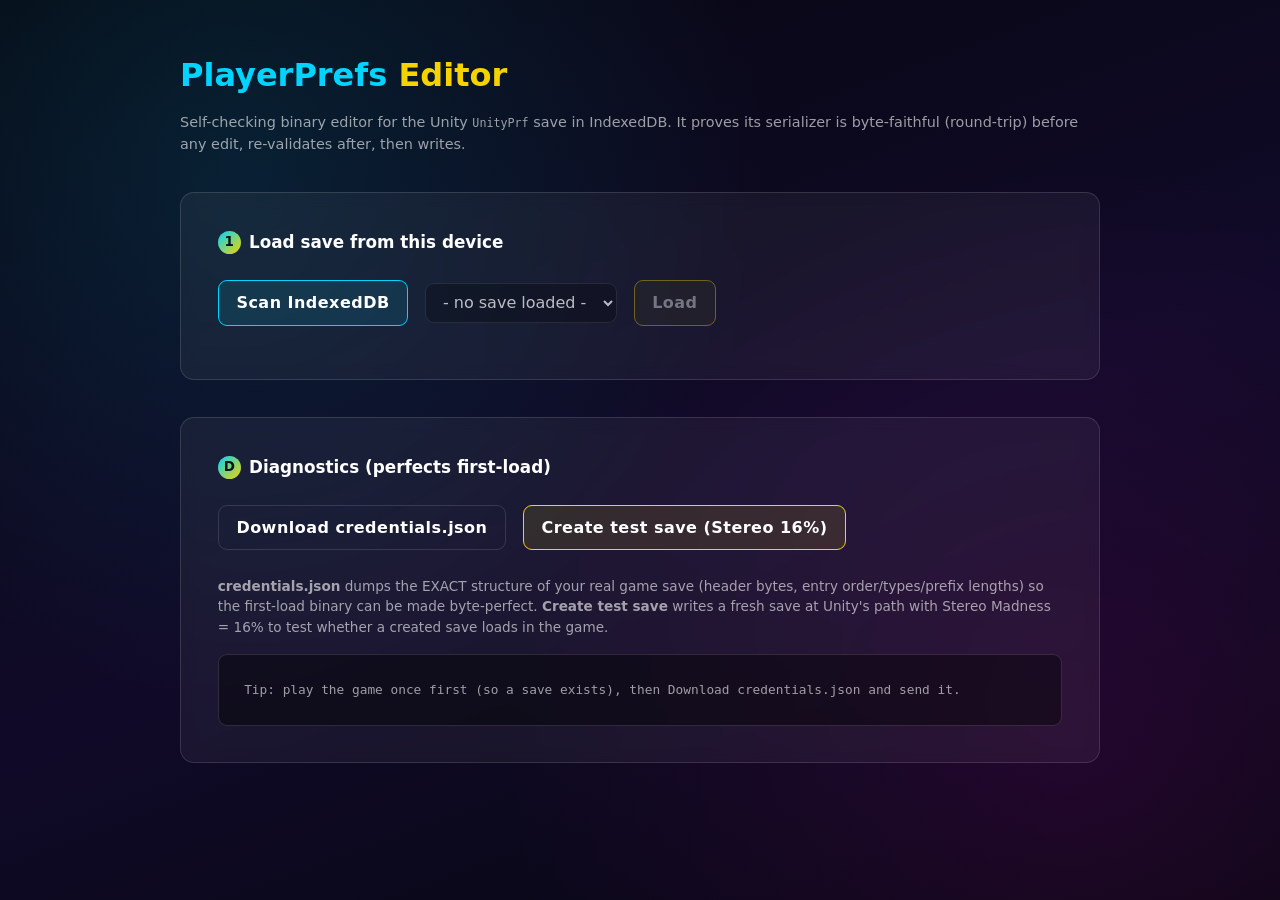
<file: editor.html>
<!DOCTYPE html>
<html lang="en">
<head>
<meta charset="UTF-8">
<meta name="viewport" content="width=device-width, initial-scale=1.0">
<title>PlayerPrefs Editor (self-checking)</title>
<style>
  *{box-sizing:border-box;margin:0;padding:0}
  :root{
    --bg:#070710;--card:rgba(255,255,255,.05);--bd:rgba(255,255,255,.13);
    --cyan:#00d4ff;--gold:#f5d300;--green:#00ff9d;--red:#ff3860;
    --tx:#fff;--dim:rgba(255,255,255,.6);--fnt:system-ui,Segoe UI,sans-serif;
  }
  html,body{height:100%}
  body{font-family:var(--fnt);color:var(--tx);line-height:1.5;padding:4% 5%;
    background:
      radial-gradient(circle at 18% 18%,rgba(0,212,255,.12),transparent 42%),
      radial-gradient(circle at 84% 82%,rgba(255,0,228,.10),transparent 44%),
      linear-gradient(160deg,#06060f,#100a28 55%,#06060f);
    background-attachment:fixed;min-height:100vh}
  .wrap{max-width:920px;margin:0 auto}
  h1{font-size:clamp(1.4rem,5vw,2rem);font-weight:900;margin-bottom:.4em}
  h1 .a{color:var(--cyan)}h1 .b{color:var(--gold)}
  .sub{color:var(--dim);font-size:.9em;margin-bottom:4%}
  .card{background:var(--card);border:1px solid var(--bd);border-radius:14px;
    padding:4%;margin-bottom:4%;backdrop-filter:blur(8px)}
  .card h2{font-size:1.05rem;margin-bottom:3%;display:flex;align-items:center;gap:.5em}
  .step{display:inline-flex;width:1.7em;height:1.7em;align-items:center;justify-content:center;
    border-radius:50%;background:linear-gradient(135deg,var(--cyan),var(--gold));color:#04121a;font-weight:900;font-size:.8em}
  .row{display:flex;gap:2%;flex-wrap:wrap;align-items:center}
  button,.btn{font:inherit;font-weight:700;letter-spacing:.03em;color:var(--tx);
    background:rgba(0,212,255,.1);border:1.5px solid var(--cyan);border-radius:9px;
    padding:.6em 1.1em;cursor:pointer;transition:.18s;text-decoration:none;display:inline-block}
  button:hover,.btn:hover{background:var(--cyan);color:#04121a}
  button:disabled{opacity:.4;cursor:not-allowed}
  button.gold{border-color:var(--gold);background:rgba(245,211,0,.1)}
  button.gold:hover{background:var(--gold);color:#1a1400}
  button.ghost{border-color:var(--bd);background:transparent}
  button.ghost:hover{background:rgba(255,255,255,.08);color:var(--tx)}
  button.red{border-color:var(--red);background:rgba(255,56,96,.1)}
  button.red:hover{background:var(--red);color:#fff}
  select,input[type=file]{font:inherit;background:rgba(0,0,0,.35);color:var(--tx);
    border:1px solid var(--bd);border-radius:9px;padding:.55em .8em}
  .meta{font-size:.82em;color:var(--dim);margin-top:2%;word-break:break-all}
  .pill{display:inline-block;padding:.1em .6em;border-radius:999px;font-size:.72em;font-weight:800;letter-spacing:.05em}
  .ok{background:rgba(0,255,157,.15);color:var(--green);border:1px solid var(--green)}
  .bad{background:rgba(255,56,96,.15);color:var(--red);border:1px solid var(--red)}
  .warn{background:rgba(245,211,0,.15);color:var(--gold);border:1px solid var(--gold)}
  .log{background:rgba(0,0,0,.4);border:1px solid var(--bd);border-radius:9px;padding:3%;
    font-family:ui-monospace,Menlo,Consolas,monospace;font-size:.8em;color:var(--dim);
    white-space:pre-wrap;word-break:break-all;max-height:200px;overflow:auto;margin-top:2%}
  .entry{border:1px solid var(--bd);border-radius:10px;padding:3%;margin-bottom:3%;background:rgba(0,0,0,.2)}
  .entry .eh{display:flex;align-items:center;gap:.6em;margin-bottom:2%;flex-wrap:wrap}
  .badge{font-family:ui-monospace,monospace;font-size:.72em;padding:.15em .5em;border-radius:6px;
    background:rgba(255,255,255,.1);border:1px solid var(--bd)}
  .b80{color:var(--gold);border-color:var(--gold)}
  .b0{color:var(--cyan);border-color:var(--cyan)}
  .b1{color:var(--green);border-color:var(--green)}
  .b2{color:#ff8e3c;border-color:#ff8e3c}
  code.k{font-family:ui-monospace,monospace;color:var(--tx);font-weight:700;word-break:break-all}
  textarea,input.num{width:100%;font-family:ui-monospace,Menlo,Consolas,monospace;font-size:.82em;
    background:rgba(0,0,0,.4);color:var(--tx);border:1px solid var(--bd);border-radius:8px;padding:.8em;resize:vertical}
  input.num{font-family:inherit}
  .etools{display:flex;gap:1.5%;flex-wrap:wrap;margin-top:2%}
  .etools button{padding:.35em .8em;font-size:.78em}
  .hex{font-family:ui-monospace,monospace;font-size:.74em;color:var(--dim);word-break:break-all;
    background:rgba(0,0,0,.35);padding:2%;border-radius:8px;border:1px solid var(--bd)}
  .hide{display:none}
  .muted{color:var(--dim);font-size:.85em}
  .danger{color:var(--red)}
</style>
</head>
<body>
<div class="wrap">
  <h1><span class="a">PlayerPrefs</span> <span class="b">Editor</span></h1>
  <p class="sub">Self-checking binary editor for the Unity <code>UnityPrf</code> save in IndexedDB. It proves its serializer is byte-faithful (round-trip) before any edit, re-validates after, then writes.</p>

  <!-- STEP 1: LOAD -->
  <div class="card">
    <h2><span class="step">1</span> Load save from this device</h2>
    <div class="row">
      <button id="scanBtn">Scan IndexedDB</button>
      <select id="keySel" disabled><option>- no save loaded -</option></select>
      <button id="loadBtn" class="gold" disabled>Load</button>
    </div>
    <div class="meta" id="fileMeta"></div>
  </div>

  <!-- STEP 2: INTEGRITY -->
  <div class="card hide" id="checkCard">
    <h2><span class="step">2</span> Integrity check (must pass before editing)</h2>
    <div class="row">
      <button id="rtBtn">Run round-trip test</button>
      <span id="rtPill" class="pill warn">not run</span>
    </div>
    <div class="log" id="rtLog">Round-trip = parse the original, re-serialize with NO changes, compare byte-for-byte. If identical, the serializer perfectly understands this file's format.</div>
  </div>

  <!-- STEP 3: EDIT -->
  <div class="card hide" id="editCard">
    <h2><span class="step">3</span> Edit values</h2>
    <div id="entries"></div>
    <p class="muted">Tip: <b>0x80</b> entries are usually JSON (GAME_DATA / PLAYER_DATA). Use Format/Validate to stay safe. Changing a value updates its length prefix automatically.</p>
  </div>

  <!-- STEP 4: SAVE -->
  <div class="card hide" id="saveCard">
    <h2><span class="step">4</span> Save (self-checked)</h2>
    <div class="row">
      <button id="backupBtn" class="ghost">Download backup (.bin)</button>
      <label class="btn ghost" style="cursor:pointer">Restore from file<input type="file" id="restoreFile" accept=".bin,.dat,application/octet-stream" class="hide"></label>
      <button id="saveBtn" class="gold" disabled>Write to IndexedDB</button>
    </div>
    <div class="log" id="saveLog">Backup is also auto-downloaded on every successful write.</div>
  </div>

  <!-- HEX -->
  <div class="card hide" id="hexCard">
    <h2><span class="step">#</span> Hex preview (first bytes)</h2>
    <div class="hex" id="hexView"></div>
  </div>

  <!-- DIAGNOSTICS -->
  <div class="card">
    <h2><span class="step">D</span> Diagnostics (perfects first-load)</h2>
    <div class="row">
      <button id="credBtn" class="ghost">Download credentials.json</button>
      <button id="testBtn" class="gold">Create test save (Stereo 16%)</button>
    </div>
    <p class="muted" style="margin-top:3%"><b>credentials.json</b> dumps the EXACT structure of your real game save (header bytes, entry order/types/prefix lengths) so the first-load binary can be made byte-perfect. <b>Create test save</b> writes a fresh save at Unity's path with Stereo Madness = 16% to test whether a created save loads in the game.</p>
    <div class="log" id="diagLog">Tip: play the game once first (so a save exists), then Download credentials.json and send it.</div>
  </div>
</div>

<script src="app.js"></script>
<script>
"use strict";
/* ============================================================
   UnityPrf binary parser + faithful serializer
   Format: [16-byte header][entries...][tail]
   entry: keyLen(1) key(n) type(1) value(...)
     type 0x80 : int32 len + [leading-zero prefix][utf8 string]
     type 0    : int32 len + utf8 string
     type 1    : float32 LE
     type 2    : int32 LE
   ============================================================ */
const te = new TextEncoder();
const td = new TextDecoder();

function i32(v){const a=new Uint8Array(4);new DataView(a.buffer).setInt32(0,v|0,true);return a;}
function u32(v){const a=new Uint8Array(4);new DataView(a.buffer).setUint32(0,v>>>0,true);return a;}
function f32(v){const a=new Uint8Array(4);new DataView(a.buffer).setFloat32(0,Number(v),true);return a;}
function rdI32(u,off){return new DataView(u.buffer,u.byteOffset+off,4).getInt32(0,true);}
function rdU32(u,off){return new DataView(u.buffer,u.byteOffset+off,4).getUint32(0,true);}
function rdF32(u,off){return new DataView(u.buffer,u.byteOffset+off,4).getFloat32(0,true);}
function cat(parts){let n=0;for(const p of parts)n+=p.length;const o=new Uint8Array(n);let k=0;for(const p of parts){o.set(p,k);k+=p.length;}return o;}

function parsePrefs(u){
  u = u instanceof Uint8Array ? u : new Uint8Array(u);
  if(u.length<16) throw new Error("file too small ("+u.length+" bytes)");
  if(td.decode(u.slice(0,8))!=="UnityPrf") throw new Error("bad magic - not a UnityPrf file");
  const header=u.slice(0,16);
  let off=16; const entries=[];
  while(off+2<=u.length){
    const start=off;
    const keyLen=u[off++];
    if(keyLen<1||keyLen>60||off+keyLen>u.length){off=start;break;}
    const key=td.decode(u.slice(off,off+keyLen)); off+=keyLen;
    if(!/^[ -~]+$/.test(key)){off=start;break;}
    if(off>=u.length){off=start;break;}
    const type=u[off++]; let value, prefix=null;
    if(type===0x80){
      if(off+4>u.length){off=start;break;}
      const len=rdI32(u,off); off+=4;
      if(len<0||off+len>u.length){off=start;break;}
      let s=off; while(s<off+len&&u[s]===0)s++;        // leading-zero prefix
      prefix=u.slice(off,s);
      value=td.decode(u.slice(s,off+len));
      off+=len;
    } else if(type===0){
      if(off+4>u.length){off=start;break;}
      const len=rdI32(u,off); off+=4;
      if(len<0||off+len>u.length){off=start;break;}
      value=td.decode(u.slice(off,off+len)); off+=len;
    } else if(type===1){
      if(off+4>u.length){off=start;break;}
      value=rdF32(u,off); off+=4;
    } else if(type===2){
      if(off+4>u.length){off=start;break;}
      value=rdI32(u,off); off+=4;
    } else { off=start; break; }
    entries.push({key,type,value,prefix});
  }
  return {header,entries,tail:u.slice(off)};
}

function serializePrefs(p){
  const parts=[p.header.slice()];
  for(const e of p.entries){
    const kb=te.encode(e.key);
    if(kb.length>255) throw new Error("key too long: "+e.key);
    parts.push(new Uint8Array([kb.length]),kb,new Uint8Array([e.type]));
    if(e.type===0x80){
      const sb=te.encode(String(e.value));
      const pre=(e.prefix&&e.prefix.length)?e.prefix:new Uint8Array(0);
      const region=new Uint8Array(pre.length+sb.length);
      region.set(pre,0); region.set(sb,pre.length);
      parts.push(i32(region.length),region);
    } else if(e.type===0){
      const sb=te.encode(String(e.value));
      parts.push(i32(sb.length),sb);
    } else if(e.type===1){ parts.push(f32(e.value)); }
    else if(e.type===2){ parts.push(i32(e.value)); }
    else throw new Error("unknown type "+e.type);
  }
  parts.push(p.tail.slice());
  return cat(parts);
}

/* detect+update a possible total-length field in the header (bytes 8..15) */
function updateLenField(header, origLen, newLen){
  for(const off of [8,12]){
    if(rdU32(header,off)===origLen){          // strong signal it's a length field
      const h=header.slice(); new DataView(h.buffer).setUint32(off,newLen>>>0,true); return h;
    }
  }
  return header;
}

function roundTrip(u){
  const a=u instanceof Uint8Array?u:new Uint8Array(u);
  const parsed=parsePrefs(a);
  const b=serializePrefs(parsed);
  let diff=-1; const n=Math.min(a.length,b.length);
  for(let i=0;i<Math.max(a.length,b.length);i++){const x=a[i],y=b[i];if(x!==y){diff=i;break;}}
  return {ok:(a.length===b.length&&diff===-1), diff, aLen:a.length, bLen:b.length, entries:parsed.entries.length, tailLen:parsed.tail.length, parsed};
}

/* ============================================================
   IndexedDB helpers (Emscripten idbfs: db '/idbfs', store 'FILE_DATA')
   ============================================================ */
function openDB(){return new Promise((res,rej)=>{const r=indexedDB.open('/idbfs');r.onsuccess=()=>res(r.result);r.onerror=()=>rej(r.error);});}

async function listPP(){
  const db=await openDB();
  if(!db.objectStoreNames.contains('FILE_DATA')){db.close();return [];}
  const tx=db.transaction('FILE_DATA','readonly'); const st=tx.objectStore('FILE_DATA');
  const keys=await new Promise(r=>{const q=st.getAllKeys();q.onsuccess=()=>r(q.result);});
  const pp=(keys||[]).filter(k=>typeof k==='string'&&k.indexOf('/PlayerPrefs')>=0&&k.endsWith('/PlayerPrefs'));
  const out=[];
  for(const k of pp){
    const e=await new Promise(r=>{const q=st.get(k);q.onsuccess=()=>r(q.result);});
    if(!e||!e.contents||!(e.contents.byteLength||e.contents.length)) continue;
    out.push({key:k, entry:e, ts:(e.timestamp instanceof Date)?e.timestamp.getTime():0});
  }
  db.close();
  out.sort((x,y)=>y.ts-x.ts);
  return out;
}
function bytesOf(entry){
  const c=entry.contents;
  return c instanceof ArrayBuffer ? new Uint8Array(c) : new Uint8Array(c);
}
async function writePP(key, newU8){
  const db=await openDB();
  const tx=db.transaction('FILE_DATA','readwrite'); const st=tx.objectStore('FILE_DATA');
  const e=await new Promise(r=>{const q=st.get(key);q.onsuccess=()=>r(q.result);});
  const origIsAB=e.contents instanceof ArrayBuffer;
  const copy=new Uint8Array(newU8);                 // fresh, exact-length
  e.contents = origIsAB ? copy.buffer : copy;
  e.timestamp = new Date();
  await new Promise((res,rej)=>{const q=st.put(e,key);q.onsuccess=()=>res();q.onerror=()=>rej(q.error);});
  db.close();
}

/* ============================================================
   UI state
   ============================================================ */
let STATE={list:[], key:null, entry:null, origU8:null, parsed:null, rtOk:false};

const $=id=>document.getElementById(id);
function log(el,txt){el.textContent=txt;}
function toHex(u,max){u=u instanceof Uint8Array?u:new Uint8Array(u);const n=Math.min(u.length,max||64);
  let s="";for(let i=0;i<n;i++){s+=u[i].toString(16).padStart(2,"0");if(i%16===15)s+="\n";else s+=" ";}
  if(u.length>n)s+="...("+u.length+" bytes)";return s.trim();}

$("scanBtn").onclick=async()=>{
  try{
    STATE.list=await listPP();
    const sel=$("keySel");
    if(!STATE.list.length){sel.innerHTML='<option>- no PlayerPrefs found; play the game first -</option>';sel.disabled=true;$("loadBtn").disabled=true;return;}
    sel.innerHTML=STATE.list.map((x,i)=>'<option value="'+i+'">'+x.key.split("/").pop()+' @ '+x.key+' ('+bytesOf(x.entry).length+' B)</option>').join("");
    sel.disabled=false; $("loadBtn").disabled=false;
  }catch(err){alert("Scan failed: "+err.message);}
};

$("loadBtn").onclick=async()=>{
  const i=+$("keySel").value; const item=STATE.list[i]; if(!item)return;
  STATE.key=item.key; STATE.entry=item.entry;
  STATE.origU8=bytesOf(item.entry);
  try{ STATE.parsed=parsePrefs(STATE.origU8); }
  catch(e){ $("fileMeta").innerHTML='<span class="danger">Parse error: '+e.message+'</span>'; return; }
  $("fileMeta").innerHTML="path: <code>"+item.key+"</code><br>size: "+STATE.origU8.length+" bytes &nbsp; entries: "+STATE.parsed.entries.length+" &nbsp; tail: "+STATE.parsed.tail.length+" B";
  $("hexView").textContent=toHex(STATE.origU8,64);
  $("checkCard").classList.remove("hide"); $("hexCard").classList.remove("hide");
  $("editCard").classList.add("hide"); $("saveCard").classList.add("hide");
  $("rtPill").className="pill warn"; $("rtPill").textContent="not run";
  STATE.rtOk=false; $("saveBtn").disabled=true;
  runRoundTrip();
};

function runRoundTrip(){
  const r=roundTrip(STATE.origU8);
  STATE.rtOk = r.ok && r.entries > 0;
  if(r.ok && r.entries > 0){
    $("rtPill").className="pill ok"; $("rtPill").textContent="PASS - byte-identical";
    log($("rtLog"),"PASS: serialize(parse(original)) === original, byte-for-byte.\nentries="+r.entries+", tail="+r.tailLen+" B.\nThe serializer fully understands this file - editing is safe.");
    renderEntries(); $("editCard").classList.remove("hide"); $("saveCard").classList.remove("hide");
    $("saveBtn").disabled=false;
  }else if(r.ok && r.entries === 0){
    $("rtPill").className="pill bad"; $("rtPill").textContent="FAIL - 0 entries";
    log($("rtLog"),"FAIL: bytes round-trip fine BUT 0 entries were parsed - the parser does not recognise this file's structure (everything fell into the tail). Editing is disabled.");
    $("editCard").classList.add("hide"); $("saveCard").classList.add("hide"); $("saveBtn").disabled=true;
  }else{
    $("rtPill").className="pill bad"; $("rtPill").textContent="FAIL";
    log($("rtLog"),"FAIL: round-trip differs.\nfirst diff byte="+r.diff+", origLen="+r.aLen+", rebuiltLen="+r.bLen+"\nEditing is NOT recommended - the format has a structure this tool does not capture.");
    $("editCard").classList.add("hide"); $("saveCard").classList.add("hide"); $("saveBtn").disabled=true;
  }
}
$("rtBtn").onclick=runRoundTrip;

function typeBadge(t){
  const map={"128":"b80","0":"b0","1":"b1","2":"b2"};
  const name={"128":"0x80 string/json","0":"0 string","1":"1 float","2":"2 int"}[String(t)]||("type "+t);
  return '<span class="badge '+(map[String(t)]||"")+'">'+name+'</span>';
}

function renderEntries(){
  const box=$("entries"); box.innerHTML="";
  STATE.parsed.entries.forEach((e,idx)=>{
    const div=document.createElement("div"); div.className="entry";
    let field;
    if(e.type===1||e.type===2){
      field='<input class="num" data-i="'+idx+'" data-kind="num" value="'+e.value+'">';
    } else {
      const isJSON=e.value.trim().startsWith("{")||e.value.trim().startsWith("[");
      field='<textarea rows="'+(isJSON?12:3)+'" data-i="'+idx+'" data-kind="str">'+e.value.replace(/</g,"&lt;")+'</textarea>'+
        (isJSON?'<div class="etools"><button data-act="fmt" data-i="'+idx+'">Format JSON</button><button data-act="min" data-i="'+idx+'">Minify</button><button data-act="val" data-i="'+idx+'">Validate</button></div>':'');
    }
    div.innerHTML='<div class="eh">'+typeBadge(e.type)+'<code class="k">'+e.key+'</code>'+(e.prefix&&e.prefix.length?'<span class="muted">prefix '+e.prefix.length+' zero bytes</span>':'')+'</div>'+field;
    box.appendChild(div);
  });
}

$("entries").addEventListener("click",ev=>{
  const b=ev.target; if(!b.dataset||!b.dataset.act)return;
  const i=+b.dataset.i; const ta=document.querySelector('textarea[data-i="'+i+'"]'); if(!ta)return;
  if(b.dataset.act==="fmt"){try{ta.value=JSON.stringify(JSON.parse(ta.value),null,2);}catch(e){alert("Not valid JSON: "+e.message);}}
  if(b.dataset.act==="min"){try{ta.value=JSON.stringify(JSON.parse(ta.value));}catch(e){alert("Not valid JSON: "+e.message);}}
  if(b.dataset.act==="val"){try{JSON.parse(ta.value);alert("Valid JSON [OK]");}catch(e){alert("Invalid JSON: "+e.message);}}
});

function collectEdits(){
  const p={header:STATE.parsed.header.slice(), entries:[], tail:STATE.parsed.tail.slice()};
  STATE.parsed.entries.forEach((e,idx)=>{
    const ne=Object.assign({},e,{prefix:e.prefix?e.prefix.slice():null});
    const el=document.querySelector('[data-i="'+idx+'"]');
    if(ne.type===1||ne.type===2){ ne.value=Number(el.value); if(!isFinite(ne.value)) throw new Error("bad number for "+e.key); }
    else { ne.value=el.value; }
    p.entries.push(ne);
  });
  return p;
}

function download(name,u8){
  const blob=new Blob([u8],{type:"application/octet-stream"});
  const url=URL.createObjectURL(blob); const a=document.createElement("a");
  a.href=url; a.download=name; a.click(); URL.revokeObjectURL(url);
}

$("backupBtn").onclick=()=>{ if(STATE.origU8) download("playerprefs-backup-"+Date.now()+".bin",STATE.origU8); };

$("restoreFile").onchange=async(ev)=>{
  const f=ev.target.files[0]; if(!f||!STATE.key)return;
  const buf=await f.arrayBuffer(); const u8=new Uint8Array(buf);
  try{ parsePrefs(u8); }catch(e){ alert("That file is not a valid UnityPrf backup: "+e.message); return; }
  if(!confirm("Overwrite the current save with this backup file? (a .bin of the current save is downloaded first)"))return;
  download("playerprefs-before-restore-"+Date.now()+".bin",STATE.origU8);
  await writePP(STATE.key,u8);
  log($("saveLog"),"Restored backup into IndexedDB. Reload the game to use it.");
  alert("Restored. Reload the game.");
};

$("saveBtn").onclick=async()=>{
  const sl=$("saveLog");
  let rebuilt;
  try{ rebuilt=serializePrefs(collectEdits()); }
  catch(e){ log(sl,"ERROR: "+e.message); return; }
  // self-check 1: re-parse the rebuilt bytes
  let re1; try{ re1=parsePrefs(rebuilt); }catch(e){ log(sl,"SELF-CHECK FAILED: rebuilt binary does not parse: "+e.message); return; }
  // self-check 2: idempotent (serialize(parse(rebuilt))===rebuilt)
  const re2=serializePrefs(re1);
  if(re2.length!==rebuilt.length){ log(sl,"SELF-CHECK FAILED: not idempotent (length)"); return; }
  for(let i=0;i<rebuilt.length;i++){ if(rebuilt[i]!==re2[i]){ log(sl,"SELF-CHECK FAILED: not idempotent at byte "+i); return; } }
  // self-check 3: structure preserved (count/keys/types)
  if(re1.entries.length!==STATE.parsed.entries.length){ log(sl,"SELF-CHECK FAILED: entry count changed"); return; }
  for(let i=0;i<re1.entries.length;i++){
    const a=re1.entries[i],b=STATE.parsed.entries[i];
    if(a.key!==b.key||a.type!==b.type){ log(sl,"SELF-CHECK FAILED: entry "+i+" key/type changed"); return; }
  }
  // header length-field heuristic
  const finalU8=updateLenField(rebuilt,STATE.origU8.length,rebuilt.length);
  log(sl,"Self-check passed: parses, idempotent, structure intact ("+re1.entries.length+" entries, "+finalU8.length+" bytes).\nWriting to IndexedDB...");
  // auto-backup first
  download("playerprefs-backup-"+Date.now()+".bin",STATE.origU8);
  try{
    await writePP(STATE.key,finalU8);
    // verify: re-read and re-parse
    const item=STATE.list.find(x=>x.key===STATE.key);
    const again=await (async()=>{const db=await openDB();const tx=db.transaction('FILE_DATA','readonly');const st=tx.objectStore('FILE_DATA');const e=await new Promise(r=>{const q=st.get(STATE.key);q.onsuccess=()=>r(q.result);});db.close();return bytesOf(e);})();
    let v; try{ v=parsePrefs(again); }catch(e){ log(sl,"WROTE, but re-read failed to parse: "+e.message+" - restore your backup!"); return; }
    if(v.entries.length!==re1.entries.length){ log(sl,"WROTE, but re-read entry count mismatch - restore backup!"); return; }
    $("hexView").textContent=toHex(again,64);
    STATE.origU8=again; STATE.parsed=v;
    log(sl,"DONE: written + verified by re-reading from IndexedDB.\nNow reload the game (game.html) to confirm it loads your edited save.");
  }catch(e){ log(sl,"WRITE FAILED: "+e.message+" - restore your .bin backup."); }
};

/* ---------- DIAGNOSTICS ---------- */
$("credBtn").onclick=async()=>{
  const dl=$("diagLog");
  try{
    const list=await listPP();
    if(!list.length){ log(dl,"No save found. Play the game once first, or use 'Create test save'."); return; }
    const item=list[0]; const u8=bytesOf(item.entry);
    let parsed; try{ parsed=parsePrefs(u8); }catch(e){ log(dl,"Parse failed: "+e.message); return; }
    const rt=roundTrip(u8);
    const cred={
      scanned_at:new Date().toISOString(),
      idbfs_db:"/idbfs", store:"FILE_DATA",
      prefs_path:item.key,
      prefs_path_constant:(window.GD&&GD.PREFS_PATH)||null,
      file_size:u8.length,
      header_hex:toHex(u8,16).replace(/\s+/g," "),
      header_bytes_8_to_15:Array.from(u8.slice(8,16)),
      entry_count:parsed.entries.length,
      tail_len:parsed.tail.length,
      round_trip_byte_identical:rt.ok,
      entries:parsed.entries.map(e=>({key:e.key,type:e.type,type_hex:"0x"+e.type.toString(16),prefix_len:(e.prefix?e.prefix.length:0),value_len:(function(){try{return te.encode(String(e.value)).length;}catch(_){return -1;}})(),value_first_120:String(e.value).slice(0,120)}))
    };
    download("credentials-"+Date.now()+".json",new Uint8Array(te.encode(JSON.stringify(cred,null,2))));
    log(dl,"credentials.json downloaded ("+u8.length+" B, "+parsed.entries.length+" entries). Send it for analysis.");
  }catch(e){ log(dl,"Error: "+e.message); }
};
$("testBtn").onclick=async()=>{
  const dl=$("diagLog");
  if(!(window.GD&&GD.DEFAULT_SCORES)){ log(dl,"app.js not loaded."); return; }
  if(!confirm("Write a FRESH test save at Unity's path with Stereo Madness = 16%? (Tests whether a created save loads in the game.)"))return;
  try{
    const def=JSON.parse(JSON.stringify(GD.DEFAULT_SCORES));
    const stereo=(def.PLAYER_DATA.leveldatas||[]).find(function(l){return l.id===0;});
    if(stereo) stereo.normalMode=16;
    const u8=GD.buildBinaryFromObject(def);
    await GD.writePrefsAtPath(GD.PREFS_PATH,u8);
    log(dl,"Test save written ("+u8.length+" B) at "+GD.PREFS_PATH+". Open the game - if Stereo shows 16%, created saves load = first-load solved.");
  }catch(e){ log(dl,"Create failed: "+e.message); }
};
</script>
</body>
</html>
</file>
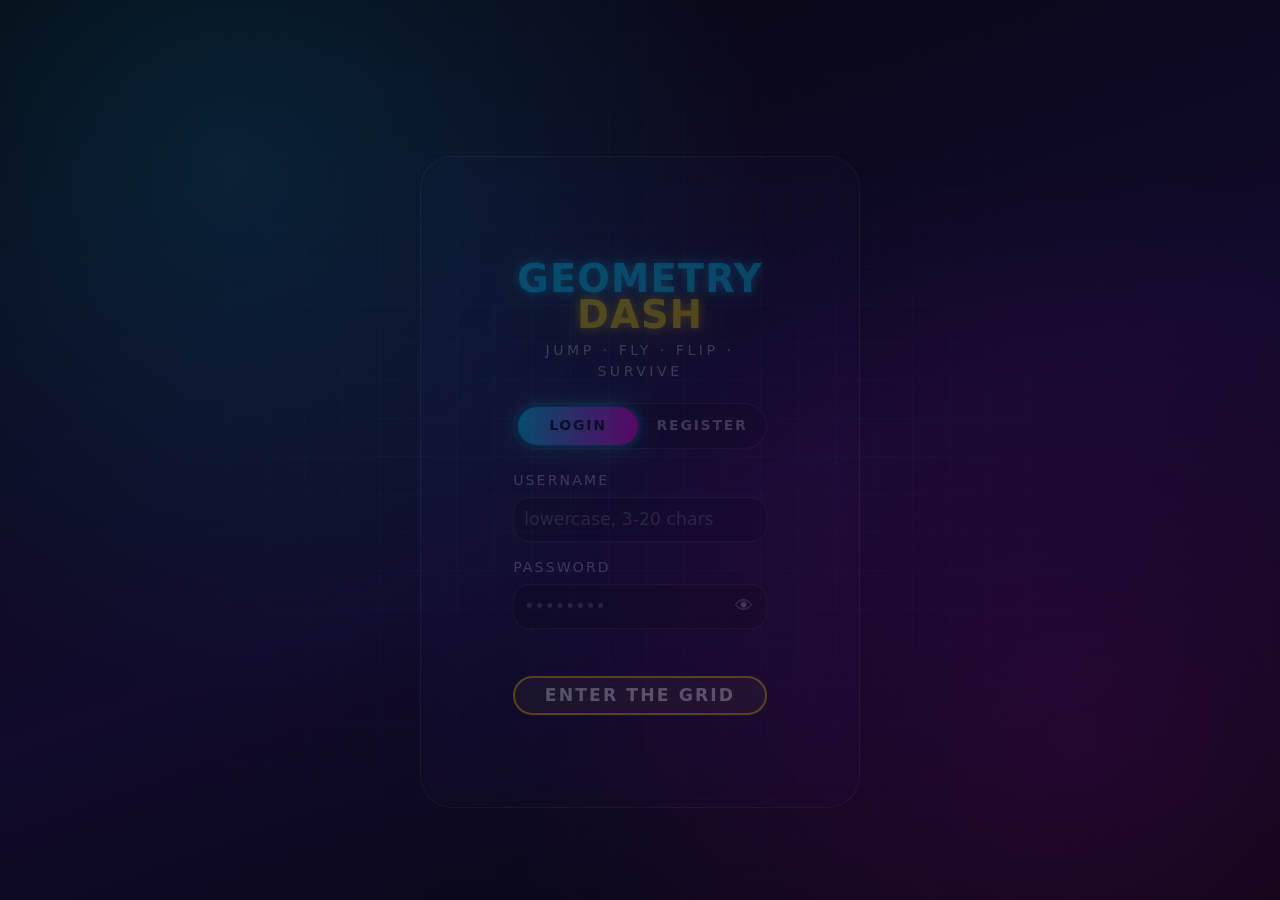
<file: game.html>
<!DOCTYPE html>
<html lang="en">
<head>
  <meta charset="UTF-8">
  <meta name="viewport" content="width=device-width, initial-scale=1.0, maximum-scale=1.0, user-scalable=no, viewport-fit=cover">
  <meta name="theme-color" content="#0a0a1a">
  <title>Geometry Dash &#8211; Game</title>
  <link rel="icon" href="data:image/svg+xml,%3Csvg xmlns='http://www.w3.org/2000/svg' viewBox='0 0 100 100'%3E%3Crect x='16' y='16' width='68' height='68' rx='14' fill='%2300d4ff'/%3E%3Crect x='33' y='33' width='34' height='34' rx='7' fill='%23f5d300'/%3E%3C/svg%3E">
  <link rel="stylesheet" href="theme.css">
  <style>
    /* PERFORMANCE: solid background only. No animated DOM layers behind the canvas. */
    html, body { height: 100%; overflow: hidden; background: #0a0a1a; }
    #gameContainer { position: fixed; inset: 0; }
    canvas { width: 100% !important; height: 100% !important; display: block; }
    .ldr-sub { color: var(--text-dim); font-size: var(--fs-small); letter-spacing: .18em; margin-top: 2%; text-transform: uppercase; }
    .ldr-err { color: var(--red); text-shadow: 0 0 12px rgba(255,56,96,.5); }
    .reset-link { display:inline-block; margin-top:5%; font-size:.72rem; letter-spacing:.08em; color:var(--text-faint); text-decoration:none; opacity:.65; transition:.2s; }
    .reset-link:hover { color:var(--red); opacity:1; }
    .exit-hint { position: fixed; bottom: 3%; left: 0; right: 0; text-align: center; z-index: 1100; color: var(--text-faint); font-size: var(--fs-small); letter-spacing: .15em; pointer-events: none; opacity: 0; transition: opacity .6s; }
    .exit-hint.show { opacity: 1; }
    .exit-hint a { color: var(--gold); text-decoration: none; }
    .exit-hint.show a { pointer-events: auto; }
  </style>
</head>
<body>
  <div id="gameContainer"></div>

  <!-- LOADER (only animates during load, then removed from rendering) -->
  <div id="loader">
    <div class="cube-wrap">
      <span class="ring"></span><span class="ring r2"></span><span class="ring r3"></span>
      <svg class="gd-cube" viewBox="0 0 100 100" aria-hidden="true">
        <rect class="cube-fill"  x="15" y="15" width="70" height="70" rx="8"></rect>
        <rect class="cube-path"  x="15" y="15" width="70" height="70" rx="8"></rect>
        <rect class="cube-inner" x="30" y="30" width="40" height="40" rx="4"></rect>
        <circle class="cube-dot" cx="50" cy="50" r="6"></circle>
      </svg>
    </div>
    <div class="loading-text" id="loadText">Connecting to Server</div>
    <div class="ldr-sub" id="loadSub">Fetching game data&#8230;</div>
    <div class="progress-track"><div class="progress-fill" id="progressFill"></div></div>
    <div class="progress-percent" id="progressPercent">0%</div>
    <a href="?reset" class="reset-link">stuck? reset this device</a>
  </div>

  <!-- MOBILE / COMPATIBILITY MODAL -->
  <div id="customModal">
    <div class="modal-box">
      <span class="modal-icon">&#128241;</span>
      <h2>Geometry <span>Dash</span></h2>
      <p>Built for desktop, but it runs on phones too &#8212; performance may vary. Best played in <strong>landscape</strong>.<br><strong>Continue anyway?</strong></p>
      <button class="btn btn--gold" id="modalContinueBtn">Continue</button>
    </div>
  </div>

  <div class="exit-hint" id="exitHint">Press <strong>Space</strong> / <strong>&#8593;</strong> or tap to jump &nbsp;&#183;&nbsp; <a href="dashboard.html">Dashboard</a></div>

  <script src="app.js"></script>
  <script>
  (function () {
    'use strict';

    if ('serviceWorker' in navigator) { navigator.serviceWorker.register('sw.js').catch(function () {}); }

    let username = '', hadLocal = false, syncMode = 'merge';   /* resolved from the session store in init() (no URL param) */

    /* ---- refs ---- */
    const loader  = document.getElementById('loader');
    const fill    = document.getElementById('progressFill');
    const pctEl   = document.getElementById('progressPercent');
    const loadText= document.getElementById('loadText');
    const loadSub = document.getElementById('loadSub');
    const modal   = document.getElementById('customModal');
    const modalBtn= document.getElementById('modalContinueBtn');
    const exitHint= document.getElementById('exitHint');

    let TUNNEL = '', gameInstance = null, lastSyncHash = '';

    /* ---- loader helpers ---- */
    function setLoad(p, t, s) {
      if (t) loadText.textContent = t;
      if (s) loadSub.textContent = s;
      const pct = Math.max(0, Math.min(100, Math.round(p * 100)));
      fill.style.width = pct + '%'; pctEl.textContent = pct + '%';
    }
    function fail(msg) {
      loadText.textContent = 'Connection Failed';
      loadSub.innerHTML = '<span class="ldr-err">' + msg + '</span>';
      pctEl.textContent = '\u{26A0}';
      fill.style.width = '100%';
      fill.style.background = 'linear-gradient(90deg,var(--red),var(--pink))';
    }
    /* stop ALL loader animations once the game is running -> GPU fully free for Unity */
    function killLoader() {
      loader.classList.add('hidden');
      setTimeout(() => { loader.style.display = 'none'; }, 700);
    }

    /* ---- cross-device restore BEFORE Unity loads (no reload; preserves real save) ---- */
    async function restoreBeforeLoad(mode) {
      try {
        const local = await GD.readLocalSave();
        hadLocal = !!local;
        const r = await GD.api('/api/session', { method: 'POST', headers: { 'Content-Type': 'application/json' }, body: JSON.stringify({ status: 'playing' }) });
        const cloud = (await r.json()).scores;
        if (!cloud || !local) return;
        /* merge = same user (multi-device, take max) | replace = different user on shared device */
        const merged = mode === 'replace' ? GD.applyCloud(cloud, local.obj) : GD.mergeScores(cloud, local.obj);
        if (GD.canon(merged) !== GD.canon(local.obj)) {
          let safe = false;
          try { const u8 = GD.serializePrefs(GD.objectToPrefs(merged, local.parsed)); safe = (GD.canon(GD.prefsToObject(GD.parsePrefs(u8))) === GD.canon(merged)); } catch (e) { safe = false; }
          if (safe) {
            setLoad(0.06, 'Syncing Progress', 'Restoring your save\u{2026}');
            local.obj = merged;
            await GD.writeLocalSave(local);
            await GD.kvSet('local_owner', username);
          }
        } else if (mode === 'merge' && GD.canon(merged) !== GD.canon(cloud)) {
          await GD.api('/api/sync', { method: 'POST', headers: { 'Content-Type': 'application/json' }, body: JSON.stringify({ scores: merged }) });
        }
      } catch (e) { /* non-fatal - game still loads */ }
    }

    /* Fresh-device restore: after Unity creates the local save, if the cloud is
       ahead, write the merged save and reload ONCE (transparent). Guarded + self-checked. */
    async function restoreAfterLoad() {
      if (sessionStorage.getItem('gd_restored')) return false;
      try {
        const local = await GD.readLocalSave();
        if (!local) return false;
        const r = await GD.api('/api/session', { method: 'POST', headers: { 'Content-Type': 'application/json' }, body: JSON.stringify({ status: 'playing' }) });
        const cloud = (await r.json()).scores;
        if (!cloud) return false;
        const merged = syncMode === 'replace' ? GD.applyCloud(cloud, local.obj) : GD.mergeScores(cloud, local.obj);
        if (GD.canon(merged) === GD.canon(local.obj)) return false;   // nothing to restore
        let safe = false;
        try { const u8 = GD.serializePrefs(GD.objectToPrefs(merged, local.parsed)); safe = (GD.canon(GD.prefsToObject(GD.parsePrefs(u8))) === GD.canon(merged)); } catch (e) { safe = false; }
        if (!safe) return false;
        sessionStorage.setItem('gd_restored', '1');
        setLoad(0.06, 'Restoring Progress', 'Syncing your save\u{2026}');
        local.obj = merged;
        await GD.writeLocalSave(local);
        await GD.kvSet('local_owner', username);
        location.reload();
        return true;
      } catch (e) { return false; }
    }

    /* Cache audio BEFORE the big Unity build -> fast audio even on a slow upload. */
    async function prefetchAudio() {
      try {
        const r = await GD.api('/api/assets');
        const d = await r.json();
        const files = (d.streaming || []);
        if (!files.length) return;
        setLoad(0.05, 'Loading Audio', 'Caching sounds\u{2026}');
        await Promise.all(files.map(function (f) {
          return fetch(TUNNEL + '/StreamingAssets/' + encodeURI(f)).catch(function () {});
        }));
      } catch (e) { /* non-fatal - the service worker still caches on demand */ }
    }

    /* Full manual reset only (the "stuck? reset" link / ?reset). We NEVER auto-wipe
       the local save - on a slow connection that would erase real progress. */
    async function hardReset() {
      setLoad(0, 'Resetting', 'Clearing this device\u{2026}');
      await GD.wipeLocalSave();
      try { localStorage.clear(); } catch (e) {}
      try { await GD.kvDel('token'); } catch (e) {}
      location.href = 'index.html';
    }

    /* ---- 1. session + config + pick a LIVE tunnel for the build ---- */
    async function init() {
      if (new URLSearchParams(location.search).get('reset') !== null) { await hardReset(); return; }
      const token = await GD.kvGet('token');
      if (!token) { location.href = 'index.html'; return; }   /* must be logged in */
      GD.setToken(token);
      const userObj = await GD.kvGet('user');
      username = (userObj && userObj.username) || 'player';
      try { await GD.loadConfig(); }
      catch (e) { fail('Could not read config.json'); return; }
      TUNNEL = await GD.pickBase();                /* health-checks, picks best reachable */
      if (!TUNNEL) { fail('No reachable tunnel. The server may be offline \u{2014} try again shortly.'); return; }
      setLoad(0.04, 'Connecting to Server', 'Reaching the tunnel\u{2026}');
      if (await GD.ensureLocal()) { await GD.kvSet('local_owner', username); }   /* fresh device: pre-create save */
      const owner = await GD.kvGet('local_owner');
      syncMode = (owner && owner === username) ? 'merge' : 'replace';             /* same user -> merge, other -> replace */
      await restoreBeforeLoad(syncMode);                                          /* sync BEFORE Unity reads it */
      await prefetchAudio();                                                      /* cache audio before the big Unity build */
      loadUnity();
      /* status = playing while in-game (lightweight, 30s) */
      setInterval(() => GD.api('/api/heartbeat', { method: 'POST', headers: { 'Content-Type': 'application/json' }, body: JSON.stringify({ status: 'playing' }) }).catch(() => {}), 30000);
    }

    /* ---- 2. Unity loader (via chosen tunnel) ---- */
    function loadUnity() {
      const script = document.createElement('script');
      script.src = TUNNEL + '/Build/UnityLoader.js';
      script.onerror = () => fail('Server unreachable. The tunnel may be offline \u{2014} refresh shortly.');
      script.onload = () => {
        setLoad(0.08, 'Loading Engine', 'Initializing Unity\u{2026}');

        if (window.UnityLoader) {
          UnityLoader.compatibilityCheck = function (instance, onSuccess, onFailure) {
            if (!UnityLoader.SystemInfo.hasWebGL) {
              alert('Your browser does not support WebGL. Please use a modern browser.');
              if (onFailure) onFailure();
              return;
            }
            if (UnityLoader.SystemInfo.mobile) {
              modal.classList.add('active');
              modalBtn.onclick = function () { modal.classList.remove('active'); forceLandscape(); if (onSuccess) onSuccess(); };
              return;
            }
            if (onSuccess) onSuccess();
          };
        }

        try {
          gameInstance = UnityLoader.instantiate('gameContainer', TUNNEL + '/Build/GeometryDashLite.json', {
            onProgress: function (instance, progress) {
              setLoad(progress, 'Loading Assets', 'Streaming build files\u{2026}');
              if (progress >= 1) {
                setTimeout(async () => {
                  const reloaded = await restoreAfterLoad();   /* fresh-device restore (1 transparent reload) */
                  if (reloaded) return;
                  killLoader();
                  startLiveSync();                 /* sync begins only once gameplay starts */
                  exitHint.classList.add('show');
                  setTimeout(() => exitHint.classList.remove('show'), 4500);
                }, 700);
              }
            }
          });
        } catch (e) {
          fail('Failed to start the game engine.');
        }
      };
      document.body.appendChild(script);
    }

    /* ---- 3. LIVE SYNC (begins after load; pauses when tab hidden; fails over) ---- */
    function startLiveSync() {
      setInterval(async () => {
        if (document.hidden) return;               /* skip while in background */
        try {
          const db = await openDB('/idbfs');
          if (!db.objectStoreNames.contains('FILE_DATA')) { db.close(); return; }
          const tx = db.transaction('FILE_DATA', 'readonly');
          const store = tx.objectStore('FILE_DATA');
          const keys = await new Promise(r => { const req = store.getAllKeys(); req.onsuccess = () => r(req.result); });
          const ppKeys = keys.filter(k => k.endsWith('/PlayerPrefs'));
          if (ppKeys.length === 0) { db.close(); return; }

          let bestEntry = null, bestTime = 0;
          for (const key of ppKeys) {
            const entry = await new Promise(r => { const req = store.get(key); req.onsuccess = () => r(req.result); });
            if (!entry || !entry.contents) continue;
            const ts = entry.timestamp instanceof Date ? entry.timestamp.getTime() : 0;
            if (ts > bestTime) { bestTime = ts; bestEntry = entry; }
          }
          db.close();
          if (!bestEntry) return;

          const bytes = new Uint8Array(bestEntry.contents);
          let hash = '';
          for (let i = 0; i < Math.min(20, bytes.length); i++) hash += bytes[i];
          hash += bestTime;

          if (hash !== lastSyncHash) {
            lastSyncHash = hash;
            const parsed = parseUnityPrefs(bytes);
            if (parsed) {
              /* GD.api retries across tunnels if the current one is down */
              await GD.api('/api/sync', {
                method: 'POST',
                headers: { 'Content-Type': 'application/json' },
                body: JSON.stringify({ username, scores: parsed })
              });
            }
          }
        } catch (e) { /* silent */ }
      }, 1000);
    }

    /* ---- helpers ---- */
    function openDB(name) {
      return new Promise((resolve, reject) => {
        const req = indexedDB.open(name);
        req.onsuccess = () => resolve(req.result);
        req.onerror = () => reject(req.error);
      });
    }

    function parseUnityPrefs(bytes) {
      const view = new Uint8Array(bytes);
      if (bytes.length < 16) return null;
      if (new TextDecoder().decode(view.slice(0, 8)) !== 'UnityPrf') return null;
      let offset = 16;
      const prefs = {};
      try {
        while (offset + 2 <= view.length) {
          const keyLen = view[offset++];
          if (keyLen < 1 || keyLen > 60 || offset + keyLen > view.length) break;
          const key = new TextDecoder().decode(view.slice(offset, offset + keyLen));
          offset += keyLen;
          if (!/^[ -~]+$/.test(key)) break;
          const type = view[offset++];
          if (type === 0x80) {
            if (offset + 4 > view.length) break;
            const valLen = new DataView(view.buffer, view.byteOffset + offset, 4).getInt32(0, true);
            offset += 4;
            if (valLen < 0 || offset + valLen > view.length) break;
            let start = offset;
            while (start < offset + valLen && view[start] === 0x00) start++;
            const str = new TextDecoder().decode(view.slice(start, offset + valLen));
            try { prefs[key] = JSON.parse(str); } catch (_) { prefs[key] = str; }
            offset += valLen;
          } else if (type === 0) {
            if (offset + 4 > view.length) break;
            const valLen = new DataView(view.buffer, view.byteOffset + offset, 4).getInt32(0, true);
            offset += 4;
            if (offset + valLen > view.length) break;
            prefs[key] = new TextDecoder().decode(view.slice(offset, offset + valLen));
            offset += valLen;
          } else if (type === 1) {
            if (offset + 4 > view.length) break;
            prefs[key] = new DataView(view.buffer, view.byteOffset + offset, 4).getFloat32(0, true);
            offset += 4;
          } else if (type === 2) {
            if (offset + 4 > view.length) break;
            prefs[key] = new DataView(view.buffer, view.byteOffset + offset, 4).getInt32(0, true);
            offset += 4;
          } else break;
        }
      } catch (_) { return null; }
      return prefs;
    }

    /* ---- keyboard jump (space / up) ---- */
    document.addEventListener('keydown', function (e) {
      if (e.code === 'Space' || e.code === 'ArrowUp') {
        e.preventDefault();
        const canvas = document.querySelector('#gameContainer canvas');
        if (canvas) {
          const rect = canvas.getBoundingClientRect();
          const cx = rect.left + rect.width / 2, cy = rect.top + rect.height / 2;
          canvas.dispatchEvent(new MouseEvent('mousedown', { bubbles: true, cancelable: true, clientX: cx, clientY: cy }));
          setTimeout(() => canvas.dispatchEvent(new MouseEvent('mouseup', { bubbles: true, cancelable: true, clientX: cx, clientY: cy })), 50);
        }
      }
    });

    /* ---- request landscape on mobile ---- */
    async function forceLandscape() {
      if (!/iPhone|iPad|iPod|Android/i.test(navigator.userAgent)) return;
      try {
        const el = document.documentElement;
        if (el.requestFullscreen) await el.requestFullscreen();
        else if (el.webkitRequestFullscreen) await el.webkitRequestFullscreen();
        if (screen.orientation && screen.orientation.lock) await screen.orientation.lock('landscape');
      } catch (e) { /* ignore */ }
    }

    init();
  })();
  </script>
</body>
</html>
</file>
<file: theme.css>
@charset "UTF-8";
/* ============================================================
   GEOMETRY DASH - NEON DESIGN SYSTEM  (shared theme.css)
   Responsive: % , vw/vh , clamp()  -> fits every device
   v2 - faster, snappier, more attractive animations
   ============================================================ */

/* ---------- RESET ---------- */
*, *::before, *::after { box-sizing: border-box; margin: 0; padding: 0; }
img, svg { display: block; max-width: 100%; }
a { color: inherit; }

:root {
  /* ---- CORE PALETTE ---- */
  --bg-deep:   #06060f;
  --bg-mid:    #120a2e;
  --cyan:      #00d4ff;
  --gold:      #f5d300;
  --pink:      #ff00e4;
  --green:     #00ff9d;
  --red:       #ff3860;

  /* ---- TEXT ---- */
  --text:       #ffffff;
  --text-dim:   rgba(255,255,255,.62);
  --text-faint: rgba(255,255,255,.35);

  /* ---- GLASS ---- */
  --glass:        rgba(255,255,255,.05);
  --glass-strong: rgba(255,255,255,.09);
  --glass-border: rgba(255,255,255,.14);

  /* ---- NEON GLOW SHADOWS ---- */
  --glow-cyan: 0 0 10px rgba(0,212,255,.7),  0 0 30px rgba(0,212,255,.4);
  --glow-gold: 0 0 10px rgba(245,211,0,.7),  0 0 30px rgba(245,211,0,.4);
  --glow-pink: 0 0 10px rgba(255,0,228,.7),  0 0 30px rgba(255,0,228,.4);
  --glow-green:0 0 10px rgba(0,255,157,.6),  0 0 26px rgba(0,255,157,.35);

  /* ---- FLUID TYPE SCALE (auto-scales on every device) ---- */
  --fs-hero:  clamp(1.7rem, 7vw, 2.4rem);
  --fs-h1:    clamp(1.7rem, 6vw, 2.9rem);
  --fs-h2:    clamp(1.25rem, 4.4vw, 1.9rem);
  --fs-body:  clamp(0.95rem, 2.7vw, 1.08rem);
  --fs-small: clamp(0.74rem, 2.1vw, 0.88rem);
}

/* ---------- BASE ---------- */
html { font-size: 100%; -webkit-text-size-adjust: 100%; }
body {
  font-family: 'Segoe UI', system-ui, -apple-system, 'Helvetica Neue', sans-serif;
  color: var(--text);
  background: var(--bg-deep);
  min-height: 100vh;
  min-height: 100dvh;
  line-height: 1.5;
  overflow-x: hidden;
  position: relative;
  -webkit-tap-highlight-color: transparent;
}

/* ============================================================
   ANIMATED BACKGROUND  (3 layers, injected by app.js)
   ============================================================ */
#bg { position: fixed; inset: 0; z-index: -10; pointer-events: none; overflow: hidden; }

/* Layer 1 - shifting aura */
.bg-aura {
  position: absolute; inset: 0;
  background:
    radial-gradient(circle at 20% 22%, rgba(0,212,255,.20), transparent 42%),
    radial-gradient(circle at 82% 78%, rgba(255,0,228,.18), transparent 42%),
    radial-gradient(circle at 50% 50%, rgba(245,211,0,.10), transparent 55%),
    linear-gradient(160deg, var(--bg-deep), var(--bg-mid) 55%, var(--bg-deep));
  background-size: 220% 220%;
  animation: auraShift 14s ease-in-out infinite;
}
@keyframes auraShift {
  0%,100% { background-position: 0% 0%, 100% 100%, 50% 50%, 0 0; }
  50%     { background-position: 100% 100%, 0% 0%, 50% 50%, 0 0; }
}

/* Layer 2 - faint neon grid */
.bg-grid {
  position: absolute; inset: 0;
  background-image:
    linear-gradient(rgba(0,212,255,.07) 1px, transparent 1px),
    linear-gradient(90deg, rgba(0,212,255,.07) 1px, transparent 1px);
  background-size: 4.5% 4.5%;
  -webkit-mask-image: radial-gradient(circle at center, #000 25%, transparent 82%);
          mask-image: radial-gradient(circle at center, #000 25%, transparent 82%);
  animation: gridDrift 9s linear infinite;
}
@keyframes gridDrift { from { background-position: 0 0, 0 0; } to { background-position: 4.5% 4.5%, 4.5% 4.5%; } }

/* Layer 3 - vignette + floating particles */
.bg-vignette { position: absolute; inset: 0; background: radial-gradient(circle at center, transparent 50%, rgba(0,0,0,.55)); }
.bg-particles { position: absolute; inset: 0; }
.bg-particles span {
  position: absolute; bottom: -5%;
  width: .6%; aspect-ratio: 1; min-width: 4px; min-height: 4px;
  border-radius: 2px;
  animation: rise linear infinite;
}
@keyframes rise {
  0%   { transform: translateY(0) rotate(0deg);   opacity: 0; }
  10%  { opacity: .8; }
  90%  { opacity: .8; }
  100% { transform: translateY(-108vh) rotate(540deg); opacity: 0; }
}

/* ============================================================
   LAYOUT HELPERS
   ============================================================ */
.stage { min-height: 100vh; min-height: 100dvh; display: flex; align-items: center; justify-content: center; padding: 7% 5%; }
.wrap  { width: min(94%, 1080px); margin-inline: auto; padding: 5% 0 8%; }
.center{ text-align: center; }
.spread{ display: flex; flex-wrap: wrap; gap: 3%; align-items: center; justify-content: center; }

/* ---------- BRAND / TITLE ---------- */
.brand {
  font-weight: 900; letter-spacing: .03em; line-height: .95;
  font-size: var(--fs-hero); text-align: center;
  animation: brandGlow 2.6s ease-in-out infinite;
}
.brand .a { color: var(--cyan); text-shadow: var(--glow-cyan); }
.brand .b { color: var(--gold); text-shadow: var(--glow-gold); }
@keyframes brandGlow { 0%,100% { filter: brightness(1); } 50% { filter: brightness(1.22); } }

.subtitle { text-align:center; color: var(--text-dim); font-size: var(--fs-small); letter-spacing: .25em; text-transform: uppercase; }

/* ---------- GLASS CARD ---------- */
.card {
  background: var(--glass);
  border: 1px solid var(--glass-border);
  border-radius: clamp(1.2rem, 4vw, 2rem);
  -webkit-backdrop-filter: blur(14px) saturate(140%);
          backdrop-filter: blur(14px) saturate(140%);
  box-shadow: 0 4% 10% rgba(0,0,0,.45), inset 0 1px 0 rgba(255,255,255,.08);
  position: relative;
  transition: transform .3s cubic-bezier(.2,.8,.2,1), box-shadow .3s, border-color .3s;
}

/* ============================================================
   BUTTONS  (padding in %, scales everywhere)
   ============================================================ */
.btn {
  position: relative; display: inline-flex; align-items: center; justify-content: center; gap: .5em;
  font: 800 var(--fs-body)/1 'Segoe UI', system-ui, sans-serif; letter-spacing: .12em; text-transform: uppercase;
  color: var(--text); text-decoration: none;
  padding: 3.4% 7%;
  border: 2px solid var(--cyan); border-radius: 999px;
  background: rgba(0,212,255,.08);
  cursor: pointer; overflow: hidden; user-select: none;
  transition: transform .2s cubic-bezier(.2,.8,.2,1), box-shadow .2s, background .2s, color .2s;
  -webkit-backdrop-filter: blur(6px); backdrop-filter: blur(6px);
}
.btn:hover  { transform: translateY(-4%) scale(1.04); background: var(--cyan); color: #04121a; box-shadow: var(--glow-cyan); }
.btn:active { transform: translateY(0) scale(.96); }
.btn:focus-visible { outline: 2px solid var(--gold); outline-offset: 3px; }
.btn:disabled { opacity: .5; cursor: wait; transform: none; }
/* shimmer sweep */
.btn::after {
  content: ""; position: absolute; top: 0; left: -130%; width: 60%; height: 100%;
  background: linear-gradient(120deg, transparent, rgba(255,255,255,.5), transparent);
  transform: skewX(-20deg); transition: left .5s ease;
}
.btn:hover::after { left: 150%; }
.btn--gold  { border-color: var(--gold);  background: rgba(245,211,0,.08); }
.btn--gold:hover  { background: var(--gold);  color: #1a1400; box-shadow: var(--glow-gold); }
.btn--pink  { border-color: var(--pink);  background: rgba(255,0,228,.08); }
.btn--pink:hover  { background: var(--pink);  color: #1a0024; box-shadow: var(--glow-pink); }
.btn--ghost { border-color: var(--glass-border); background: transparent; }
.btn--ghost:hover { background: var(--glass-strong); color: var(--text); box-shadow: none; }
.btn--block { width: 100%; }

/* ---------- INPUTS ---------- */
.field { margin-bottom: 6%; }
.field label { display:block; font-size: var(--fs-small); letter-spacing: .15em; text-transform: uppercase; color: var(--text-dim); margin-bottom: 2.5%; }
.input {
  width: 100%; font: 400 var(--fs-body)/1.4 'Segoe UI', system-ui, sans-serif; color: var(--text);
  padding: 3.6% 4%;
  background: rgba(0,0,0,.32);
  border: 1.5px solid var(--glass-border); border-radius: 1rem;
  outline: none; transition: border-color .2s, box-shadow .2s, background .2s;
}
.input::placeholder { color: var(--text-faint); }
.input:focus { border-color: var(--cyan); box-shadow: var(--glow-cyan); background: rgba(0,0,0,.46); }

/* ---------- REVEAL ANIMATIONS (faster) ---------- */
@keyframes fadeInUp { from { opacity: 0; transform: translateY(7%); } to { opacity: 1; transform: none; } }
@keyframes fadeIn   { from { opacity: 0; } to { opacity: 1; } }
.reveal       { animation: fadeInUp .45s cubic-bezier(.2,.8,.2,1) both; }
.reveal.d1 { animation-delay: .06s; }
.reveal.d2 { animation-delay: .12s; }
.reveal.d3 { animation-delay: .18s; }
.reveal.d4 { animation-delay: .24s; }
.reveal.d5 { animation-delay: .30s; }

/* ============================================================
   GAME LOADER  (your offline look - matched geometry + enhanced)
   ============================================================ */
#loader {
  position: fixed; inset: 0; z-index: 1000;
  display: flex; flex-direction: column; align-items: center; justify-content: center;
  background: radial-gradient(circle at center, #1a0533 0%, var(--bg-deep) 100%);
  text-align: center; padding: 6%;
  transition: opacity .6s ease, visibility .6s ease;
}
#loader.hidden { opacity: 0; visibility: hidden; pointer-events: none; }
/* retro scanlines */
#loader::after { content:""; position:absolute; inset:0; pointer-events:none; background: repeating-linear-gradient(0deg, rgba(255,255,255,.025) 0 1px, transparent 1px 3px); opacity:.6; }

/* cube + shockwave rings */
.cube-wrap { position: relative; display:flex; align-items:center; justify-content:center; margin-bottom: 5%; }
.ring { position:absolute; width: clamp(60px, 16vw, 100px); aspect-ratio:1; border: 2px solid var(--cyan); border-radius: 20%; opacity:0; animation: ringPulse 1.4s ease-out infinite; }
.ring.r2 { animation-delay: .45s; border-color: var(--pink); }
.ring.r3 { animation-delay: .9s;  border-color: var(--gold); }
@keyframes ringPulse { 0% { transform: scale(.5); opacity:.9; } 70% { opacity:0; } 100% { transform: scale(2.5); opacity:0; } }

.gd-cube { width: clamp(70px, 20vw, 120px); aspect-ratio: 1; filter: drop-shadow(0 0 18px var(--cyan)) drop-shadow(0 0 48px var(--cyan)); animation: floatCube .85s ease-in-out infinite; }
@keyframes floatCube { 0%,100% { transform: translateY(0) scale(1) rotate(0); } 50% { transform: translateY(-7%) scale(1.07) rotate(4deg); } }
/* outer drawn cube */
.cube-path { fill: none; stroke: var(--cyan); stroke-width: 6; stroke-linejoin: round; stroke-dasharray: 120; stroke-dashoffset: 120; animation: drawCube 1s ease-in-out infinite alternate; }
.cube-fill { fill: rgba(0,212,255,.14); animation: pulseFill 1s ease-in-out infinite alternate; }
/* inner gold cube (original: x30 y30 w40 h40 rx4) */
.cube-inner { fill: none; stroke: var(--gold); stroke-width: 2.5; opacity: .5; transform-box: fill-box; transform-origin: center; animation: innerPulse 1.1s ease-in-out infinite; }
/* center gold dot */
.cube-dot { fill: var(--gold); opacity: .7; transform-box: fill-box; transform-origin: center; animation: dotPulse .8s ease-in-out infinite; }
@keyframes drawCube { from { stroke-dashoffset: 120; } to { stroke-dashoffset: 0; } }
@keyframes pulseFill { from { fill: rgba(0,212,255,.05); } to { fill: rgba(0,212,255,.28); } }
@keyframes innerPulse { 0%,100% { opacity: .2; transform: scale(.9); } 50% { opacity: .9; transform: scale(1.06); } }
@keyframes dotPulse { 0%,100% { transform: scale(.7); opacity:.5; } 50% { transform: scale(1.45); opacity:1; } }

.loading-text { font-size: clamp(1.1rem, 4.5vw, 1.5rem); font-weight: 800; letter-spacing: .26em; text-transform: uppercase; color: #fff; text-shadow: 0 0 10px var(--cyan), 0 0 30px var(--cyan); margin-bottom: 1%; animation: textPulse 1.2s ease-in-out infinite; }
@keyframes textPulse { 0%,100% { opacity: .55; text-shadow: 0 0 8px var(--cyan); } 50% { opacity: 1; text-shadow: 0 0 18px var(--cyan), 0 0 50px var(--cyan); } }

.progress-track { width: min(320px, 80vw); height: .8%; min-height: 6px; background: rgba(255,255,255,.1); border-radius: 999px; overflow: hidden; box-shadow: inset 0 0 10px rgba(0,0,0,.8); margin-top: 4%; }
.progress-fill { width: 0%; height: 100%; border-radius: 999px; background: linear-gradient(90deg, var(--cyan), var(--gold), var(--pink)); background-size: 200% 100%; box-shadow: 0 0 20px var(--cyan); transition: width .3s ease; animation: shimmer 1.1s linear infinite; }
@keyframes shimmer { from { background-position: 200% 0; } to { background-position: -200% 0; } }
.progress-percent { color: var(--text-faint); font-size: var(--fs-small); margin-top: 3%; letter-spacing: .15em; font-variant-numeric: tabular-nums; }

/* ---------- MOBILE MODAL ---------- */
#customModal { position: fixed; inset: 0; z-index: 9999; display: none; align-items: center; justify-content: center; padding: 6%; background: rgba(6,6,15,.85); -webkit-backdrop-filter: blur(12px); backdrop-filter: blur(12px); }
#customModal.active { display: flex; animation: fadeIn .3s ease; }
.modal-box { position: relative; width: min(92%, 440px); text-align: center; padding: 9% 8%; border-radius: clamp(1.2rem,4vw,1.8rem); background: rgba(18,10,46,.92); box-shadow: 0 0 60px rgba(0,212,255,.3), inset 0 0 60px rgba(0,212,255,.05); }
.modal-box::before { content: ""; position: absolute; inset: -2px; border-radius: inherit; padding: 2px; background: linear-gradient(45deg, var(--cyan), var(--gold), var(--pink), var(--cyan)); background-size: 400% 400%; -webkit-mask: linear-gradient(#000 0 0) content-box, linear-gradient(#000 0 0); -webkit-mask-composite: xor; mask-composite: exclude; animation: borderGlow 2.6s linear infinite; }
@keyframes borderGlow { 0% { background-position: 0% 50%; } 50% { background-position: 100% 50%; } 100% { background-position: 0% 50%; } }
.modal-icon { font-size: clamp(2.4rem, 10vw, 3rem); display: block; margin-bottom: 3%; }
.modal-box h2 { font-size: clamp(1.6rem, 7vw, 2rem); font-weight: 900; letter-spacing: .04em; text-shadow: var(--glow-cyan); }
.modal-box h2 span { color: var(--gold); }
.modal-box p { color: var(--text-dim); font-size: var(--fs-body); line-height: 1.6; margin: 5% 0 8%; }
.modal-box .btn { margin-top: 2%; }

/* ============================================================
   DASHBOARD  (stats, table, leaderboard)
   ============================================================ */
.topbar { display:flex; align-items:center; justify-content:space-between; flex-wrap:wrap; gap:3%; margin-bottom:5%; }
.topbar .brand { font-size: var(--fs-h1); text-align:left; }
.topbar .actions { display:flex; gap:2%; flex-wrap:wrap; }

.stat-grid { display:grid; grid-template-columns: repeat(auto-fit, minmax(28%, 1fr)); gap: 3%; margin: 5% 0; }
.stat { padding: 6% 5%; text-align:center; border-radius: clamp(1rem,3vw,1.4rem); }
.stat:hover { transform: translateY(-4%); box-shadow: 0 0 30px rgba(0,212,255,.18); }
.stat .ico { font-size: clamp(1.6rem,6vw,2.2rem); display:block; margin-bottom: 3%; }
.stat .num { font-size: clamp(1.8rem,8vw,3rem); font-weight:900; font-variant-numeric: tabular-nums; line-height:1; }
.stat .lbl { font-size: var(--fs-small); letter-spacing:.14em; text-transform:uppercase; color: var(--text-dim); margin-top: 3%; }
.stat--cyan .num { color: var(--cyan); text-shadow: var(--glow-cyan); }
.stat--gold .num { color: var(--gold); text-shadow: var(--glow-gold); }
.stat--pink .num { color: var(--pink); text-shadow: var(--glow-pink); }
.stat--green .num{ color: var(--green); text-shadow: var(--glow-green); }

.section-head { display:flex; align-items:center; gap:3%; margin: 7% 0 4%; }
.section-head h2 { font-size: var(--fs-h2); font-weight:900; }
.section-head .ln { flex:1; height:1px; background: linear-gradient(90deg, var(--glass-border), transparent); }

.table-shell { border-radius: clamp(1rem,3vw,1.4rem); overflow:hidden; }
.lv-table { width:100%; border-collapse: collapse; }
.lv-table th { font-size: var(--fs-small); letter-spacing:.1em; text-transform:uppercase; color: var(--text-dim); text-align:left; padding: 3.5% 3%; background: rgba(0,212,255,.06); }
.lv-table td { padding: 3% 3%; border-top: 1px solid rgba(255,255,255,.06); font-size: var(--fs-body); }
.lv-table tbody tr { transition: background .2s; }
.lv-table tbody tr:hover { background: rgba(255,255,255,.04); }
.mini-bar { width: min(120px, 40vw); height: 7px; min-height:6px; background: rgba(255,255,255,.1); border-radius:999px; overflow:hidden; margin-top: 6%; }
.mini-bar i { display:block; height:100%; border-radius:999px; background: linear-gradient(90deg, var(--cyan), var(--green)); box-shadow: 0 0 10px var(--green); transition: width .8s cubic-bezier(.2,.8,.2,1); }
.zero { opacity: .35; }

/* Leaderboard rows */
.lb-list { display:flex; flex-direction:column; gap: 2%; }
.lb-row { display:flex; align-items:center; gap:4%; padding: 3.5% 4%; border-radius: clamp(.9rem,2.6vw,1.1rem); transition: transform .2s, box-shadow .2s; }
.lb-row:hover { transform: translateX(1.5%); box-shadow: 0 0 24px rgba(0,212,255,.12); }
.lb-row .rank { font-weight:900; font-size: clamp(1.1rem,5vw,1.5rem); width: 2.4em; text-align:center; flex-shrink:0; }
.lb-row .who { flex:1; font-weight:700; overflow:hidden; text-overflow:ellipsis; white-space:nowrap; }
.lb-row .meta { font-size: var(--fs-small); color: var(--text-dim); font-variant-numeric: tabular-nums; text-align:right; }
.lb-row .score { font-weight:900; color: var(--cyan); text-shadow: var(--glow-cyan); }
.lb-row.r1 { border-color: var(--gold); box-shadow: var(--glow-gold); background: rgba(245,211,0,.08); }
.lb-row.r1 .rank { color: var(--gold); }
.lb-row.r2 { border-color: rgba(255,255,255,.4); background: rgba(255,255,255,.06); }
.lb-row.r3 { border-color: var(--pink); background: rgba(255,0,228,.07); }
.lb-row.r3 .rank { color: var(--pink); }
.lb-row.me { outline: 2px solid var(--cyan); outline-offset: -2px; }
.empty-note { text-align:center; color: var(--text-faint); padding: 7% 5%; font-size: var(--fs-body); }

/* ---------- TABLET / PHONE: level table becomes cards ---------- */
@media (max-width: 680px) {
  .lv-table thead { display:none; }
  .lv-table, .lv-table tbody, .lv-table tr, .lv-table td { display:block; width:100%; }
  .lv-table tr { margin-bottom: 3.5%; padding: 4.5%; border-radius: 1rem; background: var(--glass); border:1px solid var(--glass-border); }
  .lv-table td { display:flex; justify-content:space-between; align-items:center; gap:4%; padding: 2.5% 0; border:none; }
  .lv-table td::before { content: attr(data-label); color: var(--text-dim); font-size: var(--fs-small); text-transform:uppercase; letter-spacing:.1em; }
  .lv-table td:first-child { display:none; } /* hide # column on mobile */
}

/* ---------- CUSTOM SCROLLBAR ---------- */
::-webkit-scrollbar { width: .7em; height: .7em; }
::-webkit-scrollbar-track { background: var(--bg-deep); }
::-webkit-scrollbar-thumb { background: linear-gradient(var(--cyan), var(--pink)); border-radius: 999px; border: 2px solid var(--bg-deep); }
html { scrollbar-color: var(--cyan) var(--bg-deep); scrollbar-width: thin; }

/* ---------- ACCESSIBILITY: reduce motion ---------- */
@media (prefers-reduced-motion: reduce) {
  .bg-aura, .bg-grid, .bg-particles span, .brand, .loading-text, .gd-cube, .ring,
  .cube-path, .cube-fill, .cube-inner, .cube-dot, .progress-fill, .modal-box::before,
  .btn, .btn::after, .reveal, .stat, .lb-row { animation: none !important; transition: none !important; }
}
</file>
